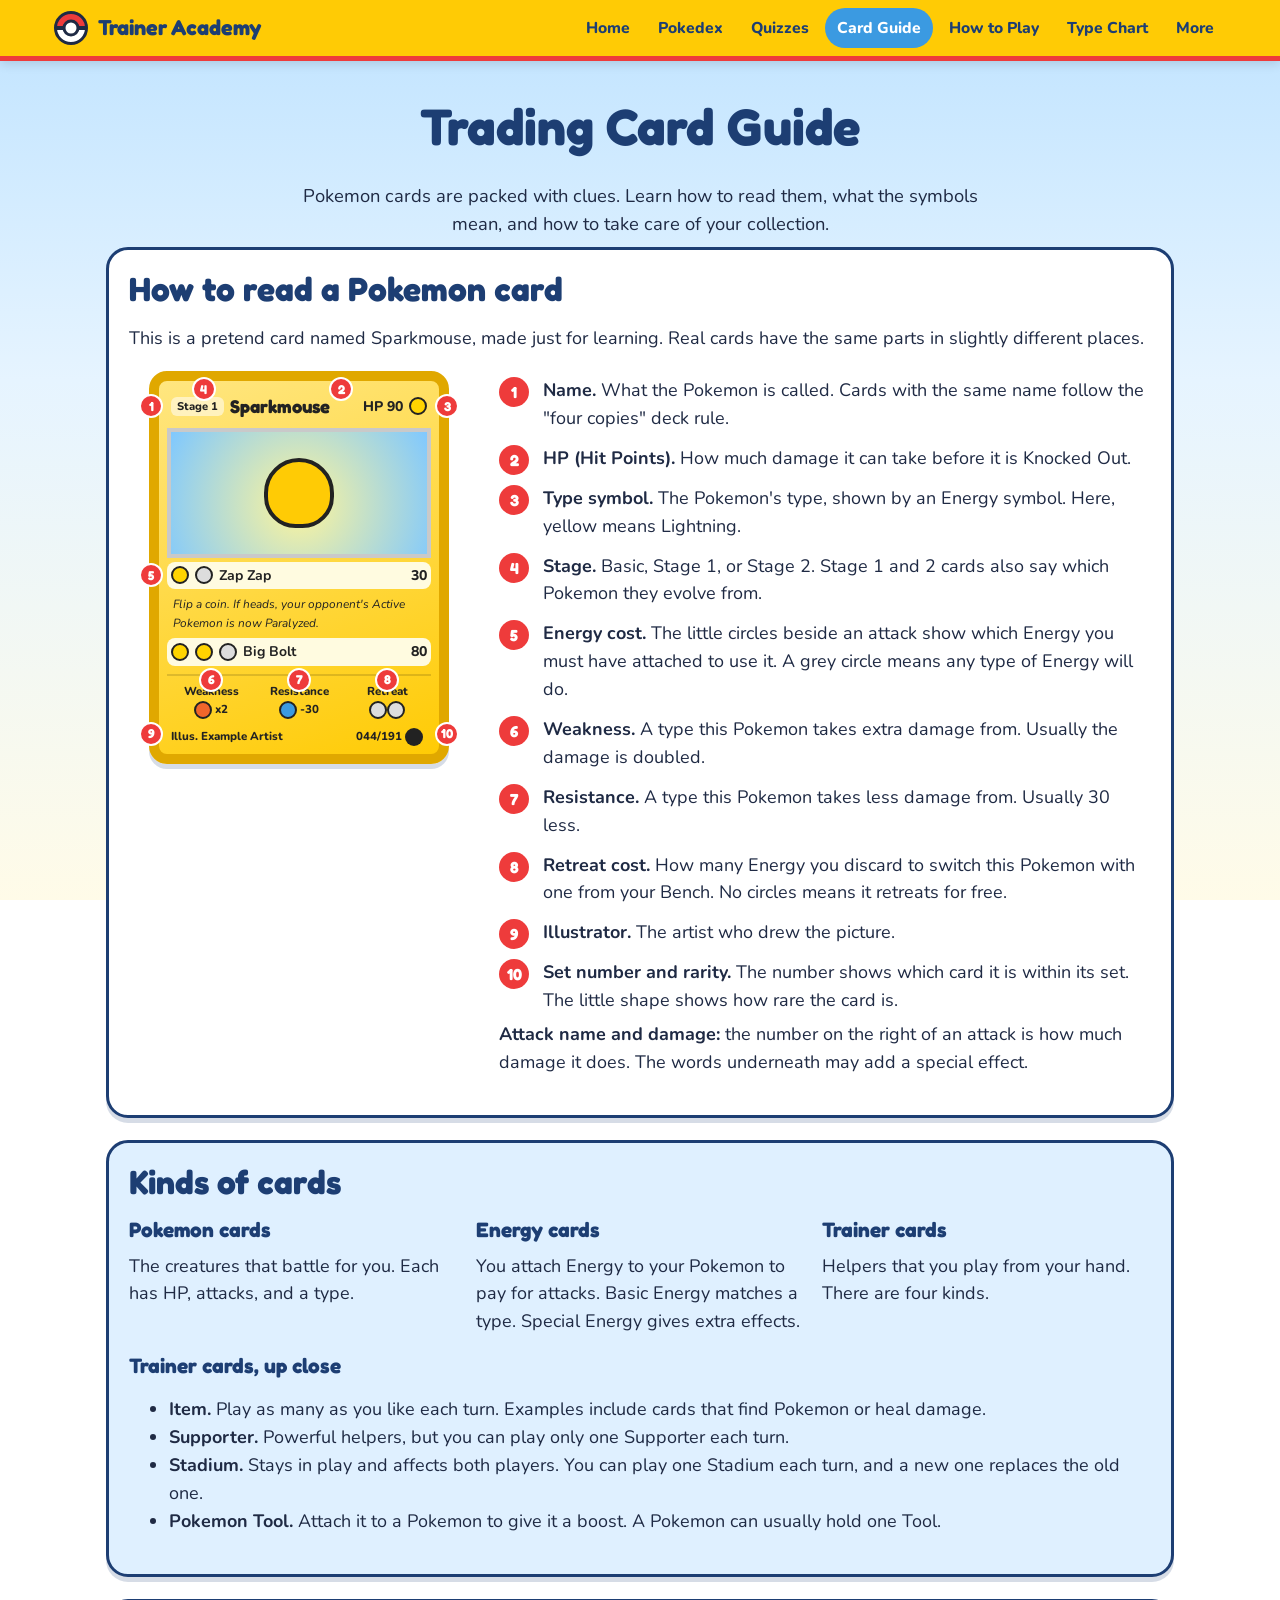
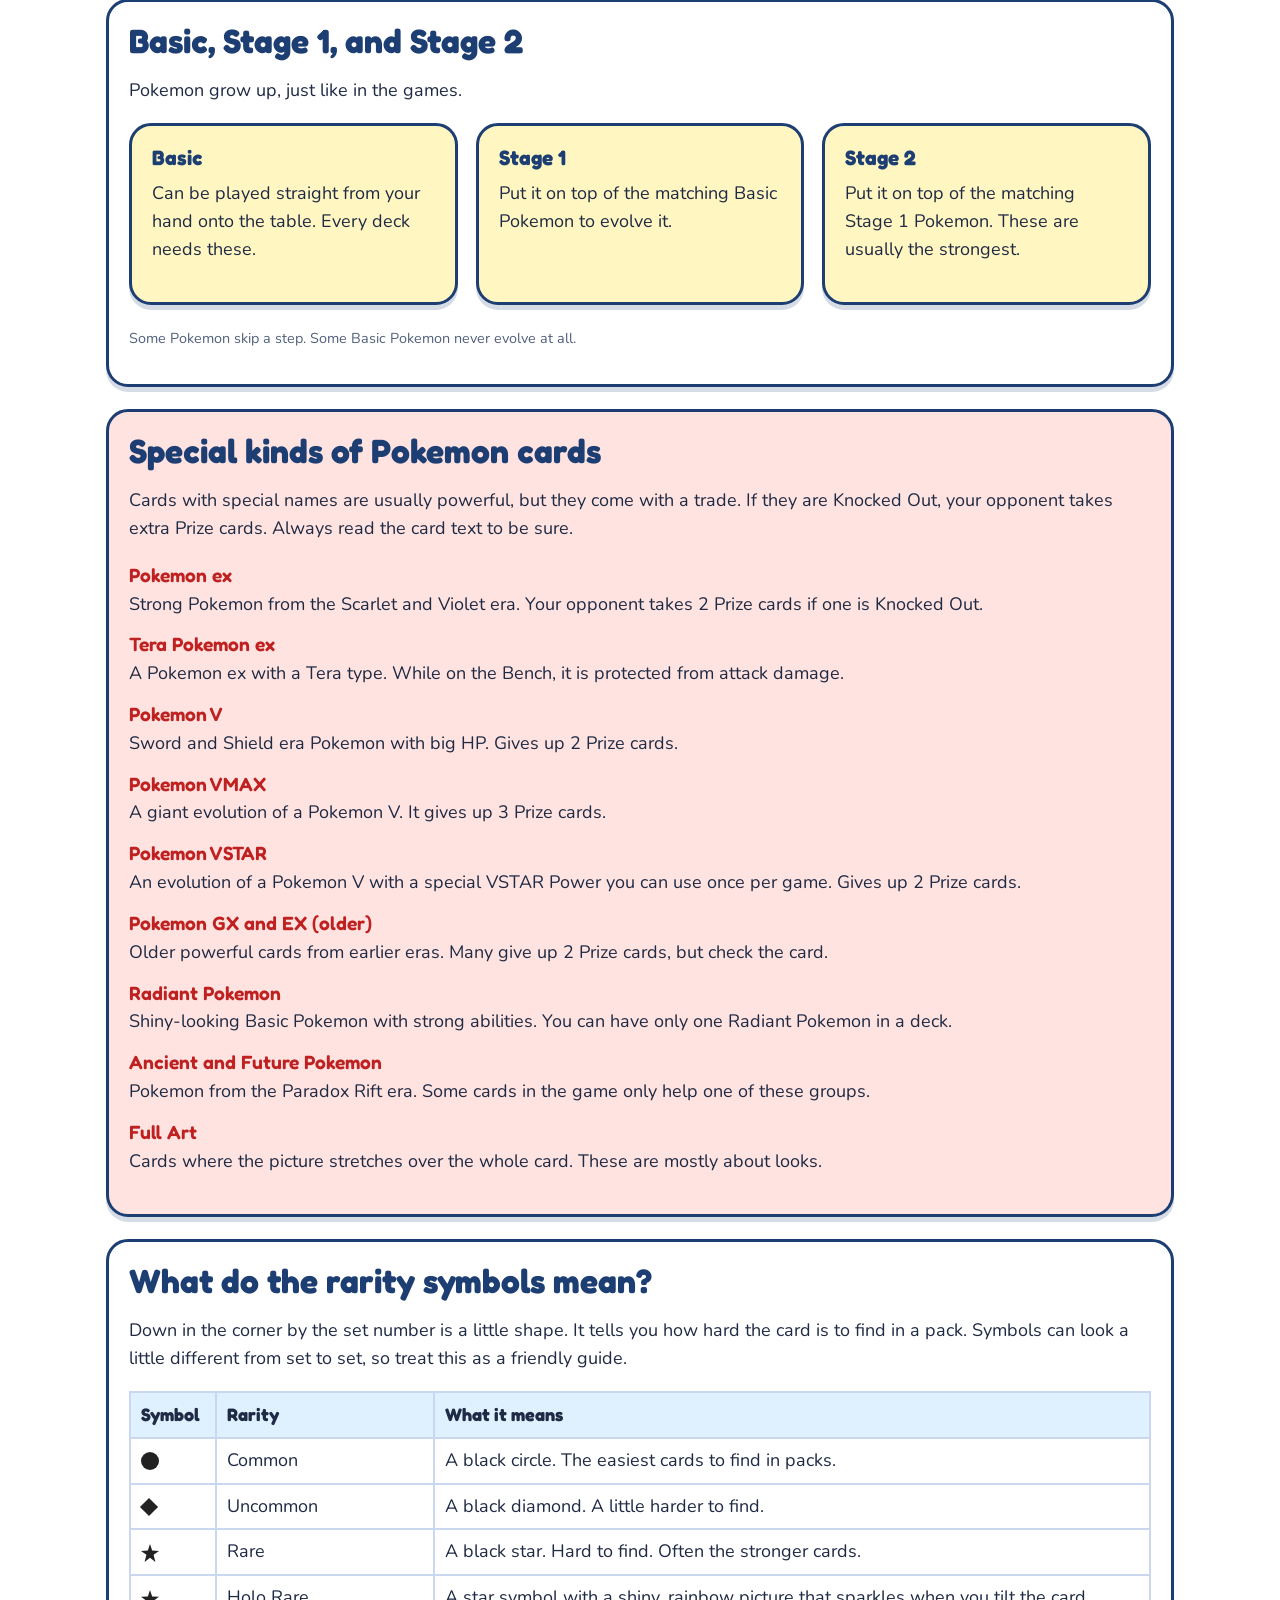
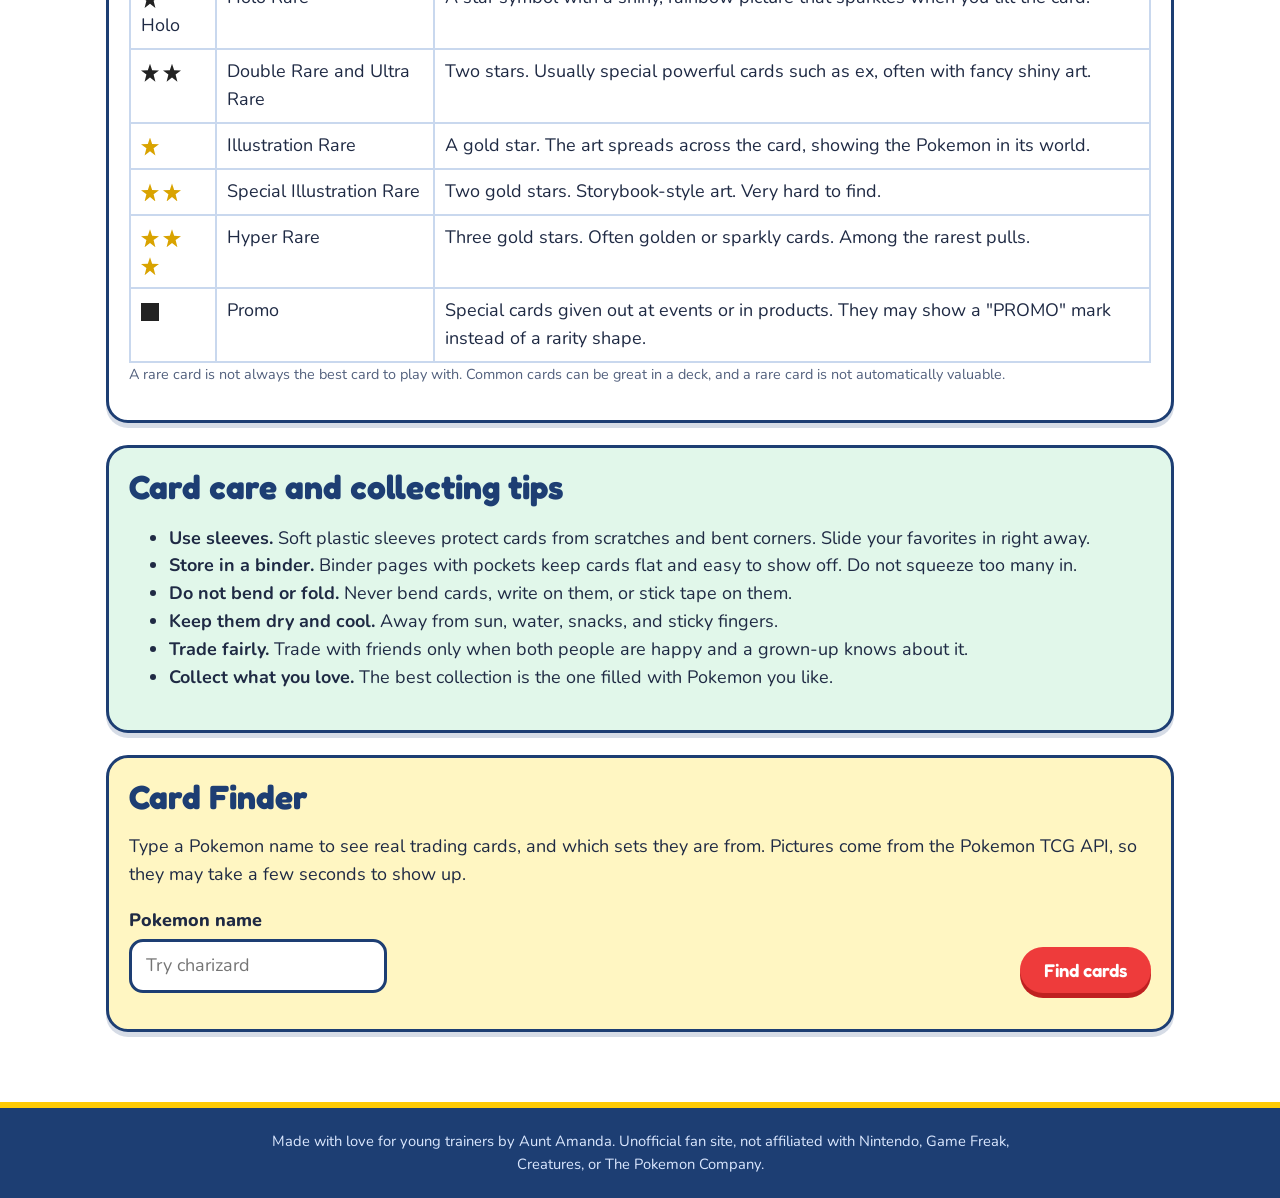
<file: cards.html>
<!doctype html>
<html lang="en">
<head>
<meta charset="utf-8">
<meta name="viewport" content="width=device-width, initial-scale=1">
<meta name="description" content="How to read Pokemon trading cards.">
<title>Trading Card Guide - Trainer Academy</title>
<link rel="stylesheet" href="css/style.css">
</head>
<body>
<div id="site-header"></div>
<main class="wrap" id="main">
<div class="page-title"><h1>Trading Card Guide</h1><p>Pokemon cards are packed with clues. Learn how to read them, what the symbols mean, and how to take care of your collection.</p></div>

<section class="card">
  <h2>How to read a Pokemon card</h2>
  <p>This is a pretend card named Sparkmouse, made just for learning. Real cards have the same parts in slightly different places.</p>
  <div class="diagram">
    <div class="tcg-card" aria-label="Example Pokemon card">
      <div class="r top"><span class="stage">Stage 1</span><span class="mk in" style="left:14%">4</span><span class="nm">Sparkmouse<span class="mk">1</span></span><span style="font-weight:800">HP 90<span class="mk in" style="left:66%">2</span></span><span class="en l"></span><span class="mk right">3</span></div>
      <div class="art"><div class="blob"></div></div>
      <div class="r atk"><span class="mk">5</span><span class="en l"></span><span class="en c"></span><b>Zap Zap</b><span style="font-weight:800">30</span></div>
      <div class="desc">Flip a coin. If heads, your opponent's Active Pokemon is now Paralyzed.</div>
      <div class="r atk"><span class="en l"></span><span class="en l"></span><span class="en c"></span><b>Big Bolt</b><span style="font-weight:800">80</span></div>
      <div class="bot">
        <div>Weakness<br><span class="en f"></span> x2<span class="mk in">6</span></div>
        <div>Resistance<br><span class="en w"></span> -30<span class="mk in">7</span></div>
        <div>Retreat<br><span class="en c"></span><span class="en c"></span><span class="mk in">8</span></div>
      </div>
      <div class="foot"><span>Illus. Example Artist<span class="mk">9</span></span><span>044/191 <span class="sym circle"></span><span class="mk right">10</span></span></div>
    </div>
    <div class="legend"><ol>
      <li><b>Name.</b> What the Pokemon is called. Cards with the same name follow the "four copies" deck rule.</li>
      <li><b>HP (Hit Points).</b> How much damage it can take before it is Knocked Out.</li>
      <li><b>Type symbol.</b> The Pokemon's type, shown by an Energy symbol. Here, yellow means Lightning.</li>
      <li><b>Stage.</b> Basic, Stage 1, or Stage 2. Stage 1 and 2 cards also say which Pokemon they evolve from.</li>
      <li><b>Energy cost.</b> The little circles beside an attack show which Energy you must have attached to use it. A grey circle means any type of Energy will do.</li>
      <li><b>Weakness.</b> A type this Pokemon takes extra damage from. Usually the damage is doubled.</li>
      <li><b>Resistance.</b> A type this Pokemon takes less damage from. Usually 30 less.</li>
      <li><b>Retreat cost.</b> How many Energy you discard to switch this Pokemon with one from your Bench. No circles means it retreats for free.</li>
      <li><b>Illustrator.</b> The artist who drew the picture.</li>
      <li><b>Set number and rarity.</b> The number shows which card it is within its set. The little shape shows how rare the card is.</li>
    </ol>
    <p><b>Attack name and damage:</b> the number on the right of an attack is how much damage it does. The words underneath may add a special effect.</p></div>
  </div>
</section>

<section class="card blue">
  <h2>Kinds of cards</h2>
  <div class="grid g3">
    <div><h3>Pokemon cards</h3><p>The creatures that battle for you. Each has HP, attacks, and a type.</p></div>
    <div><h3>Energy cards</h3><p>You attach Energy to your Pokemon to pay for attacks. Basic Energy matches a type. Special Energy gives extra effects.</p></div>
    <div><h3>Trainer cards</h3><p>Helpers that you play from your hand. There are four kinds.</p></div>
  </div>
  <h3>Trainer cards, up close</h3>
  <ul>
    <li><b>Item.</b> Play as many as you like each turn. Examples include cards that find Pokemon or heal damage.</li>
    <li><b>Supporter.</b> Powerful helpers, but you can play only one Supporter each turn.</li>
    <li><b>Stadium.</b> Stays in play and affects both players. You can play one Stadium each turn, and a new one replaces the old one.</li>
    <li><b>Pokemon Tool.</b> Attach it to a Pokemon to give it a boost. A Pokemon can usually hold one Tool.</li>
  </ul>
</section>

<section class="card">
  <h2>Basic, Stage 1, and Stage 2</h2>
  <p>Pokemon grow up, just like in the games.</p>
  <div class="grid g3">
    <div class="card yellow"><h3>Basic</h3><p>Can be played straight from your hand onto the table. Every deck needs these.</p></div>
    <div class="card yellow"><h3>Stage 1</h3><p>Put it on top of the matching Basic Pokemon to evolve it.</p></div>
    <div class="card yellow"><h3>Stage 2</h3><p>Put it on top of the matching Stage 1 Pokemon. These are usually the strongest.</p></div>
  </div>
  <p class="small muted">Some Pokemon skip a step. Some Basic Pokemon never evolve at all.</p>
</section>

<section class="card red">
  <h2>Special kinds of Pokemon cards</h2>
  <p>Cards with special names are usually powerful, but they come with a trade. If they are Knocked Out, your opponent takes extra Prize cards. Always read the card text to be sure.</p>
  <dl class="glossary">
    <dt>Pokemon ex</dt><dd>Strong Pokemon from the Scarlet and Violet era. Your opponent takes 2 Prize cards if one is Knocked Out.</dd>
    <dt>Tera Pokemon ex</dt><dd>A Pokemon ex with a Tera type. While on the Bench, it is protected from attack damage.</dd>
    <dt>Pokemon V</dt><dd>Sword and Shield era Pokemon with big HP. Gives up 2 Prize cards.</dd>
    <dt>Pokemon VMAX</dt><dd>A giant evolution of a Pokemon V. It gives up 3 Prize cards.</dd>
    <dt>Pokemon VSTAR</dt><dd>An evolution of a Pokemon V with a special VSTAR Power you can use once per game. Gives up 2 Prize cards.</dd>
    <dt>Pokemon GX and EX (older)</dt><dd>Older powerful cards from earlier eras. Many give up 2 Prize cards, but check the card.</dd>
    <dt>Radiant Pokemon</dt><dd>Shiny-looking Basic Pokemon with strong abilities. You can have only one Radiant Pokemon in a deck.</dd>
    <dt>Ancient and Future Pokemon</dt><dd>Pokemon from the Paradox Rift era. Some cards in the game only help one of these groups.</dd>
    <dt>Full Art</dt><dd>Cards where the picture stretches over the whole card. These are mostly about looks.</dd>
  </dl>
</section>

<section class="card">
  <h2>What do the rarity symbols mean?</h2>
  <p>Down in the corner by the set number is a little shape. It tells you how hard the card is to find in a pack. Symbols can look a little different from set to set, so treat this as a friendly guide.</p>
  <div class="tbl-scroll"><table class="plain">
    <tr><th>Symbol</th><th>Rarity</th><th>What it means</th></tr>
    <tr><td><span class="sym circle"></span></td><td>Common</td><td>A black circle. The easiest cards to find in packs.</td></tr>
    <tr><td><span class="sym diamond"></span></td><td>Uncommon</td><td>A black diamond. A little harder to find.</td></tr>
    <tr><td><span class="sym star"></span></td><td>Rare</td><td>A black star. Hard to find. Often the stronger cards.</td></tr>
    <tr><td><span class="sym star"></span> Holo</td><td>Holo Rare</td><td>A star symbol with a shiny, rainbow picture that sparkles when you tilt the card.</td></tr>
    <tr><td><span class="sym star"></span><span class="sym star"></span></td><td>Double Rare and Ultra Rare</td><td>Two stars. Usually special powerful cards such as ex, often with fancy shiny art.</td></tr>
    <tr><td><span class="sym star gold"></span></td><td>Illustration Rare</td><td>A gold star. The art spreads across the card, showing the Pokemon in its world.</td></tr>
    <tr><td><span class="sym star gold"></span><span class="sym star gold"></span></td><td>Special Illustration Rare</td><td>Two gold stars. Storybook-style art. Very hard to find.</td></tr>
    <tr><td><span class="sym star gold"></span><span class="sym star gold"></span><span class="sym star gold"></span></td><td>Hyper Rare</td><td>Three gold stars. Often golden or sparkly cards. Among the rarest pulls.</td></tr>
    <tr><td><span class="sym"></span></td><td>Promo</td><td>Special cards given out at events or in products. They may show a "PROMO" mark instead of a rarity shape.</td></tr>
  </table></div>
  <p class="small muted">A rare card is not always the best card to play with. Common cards can be great in a deck, and a rare card is not automatically valuable.</p>
</section>

<section class="card green">
  <h2>Card care and collecting tips</h2>
  <ul>
    <li><b>Use sleeves.</b> Soft plastic sleeves protect cards from scratches and bent corners. Slide your favorites in right away.</li>
    <li><b>Store in a binder.</b> Binder pages with pockets keep cards flat and easy to show off. Do not squeeze too many in.</li>
    <li><b>Do not bend or fold.</b> Never bend cards, write on them, or stick tape on them.</li>
    <li><b>Keep them dry and cool.</b> Away from sun, water, snacks, and sticky fingers.</li>
    <li><b>Trade fairly.</b> Trade with friends only when both people are happy and a grown-up knows about it.</li>
    <li><b>Collect what you love.</b> The best collection is the one filled with Pokemon you like.</li>
  </ul>
</section>

<section class="card yellow" id="finder">
  <h2>Card Finder</h2>
  <p>Type a Pokemon name to see real trading cards, and which sets they are from. Pictures come from the Pokemon TCG API, so they may take a few seconds to show up.</p>
  <form class="row no-print" id="cardForm">
    <div><label for="cardName">Pokemon name</label><input type="search" id="cardName" placeholder="Try charizard" autocomplete="off"></div>
    <button class="btn red" type="submit">Find cards</button>
  </form>
  <div id="cardOut" aria-live="polite" style="margin-top:16px"></div>
</section>

<div class="modal hidden" id="cardModal" role="dialog" aria-modal="true" aria-label="Card picture">
  <div class="modal-box" style="max-width:480px;text-align:center"><button class="modal-close" id="cardClose" type="button">Close</button><div id="cardBig"></div></div>
</div>
</main>
<div id="site-footer"></div>
<script src="js/common.js"></script>
<script src="js/cards.js"></script>
</body>
</html>
</file>
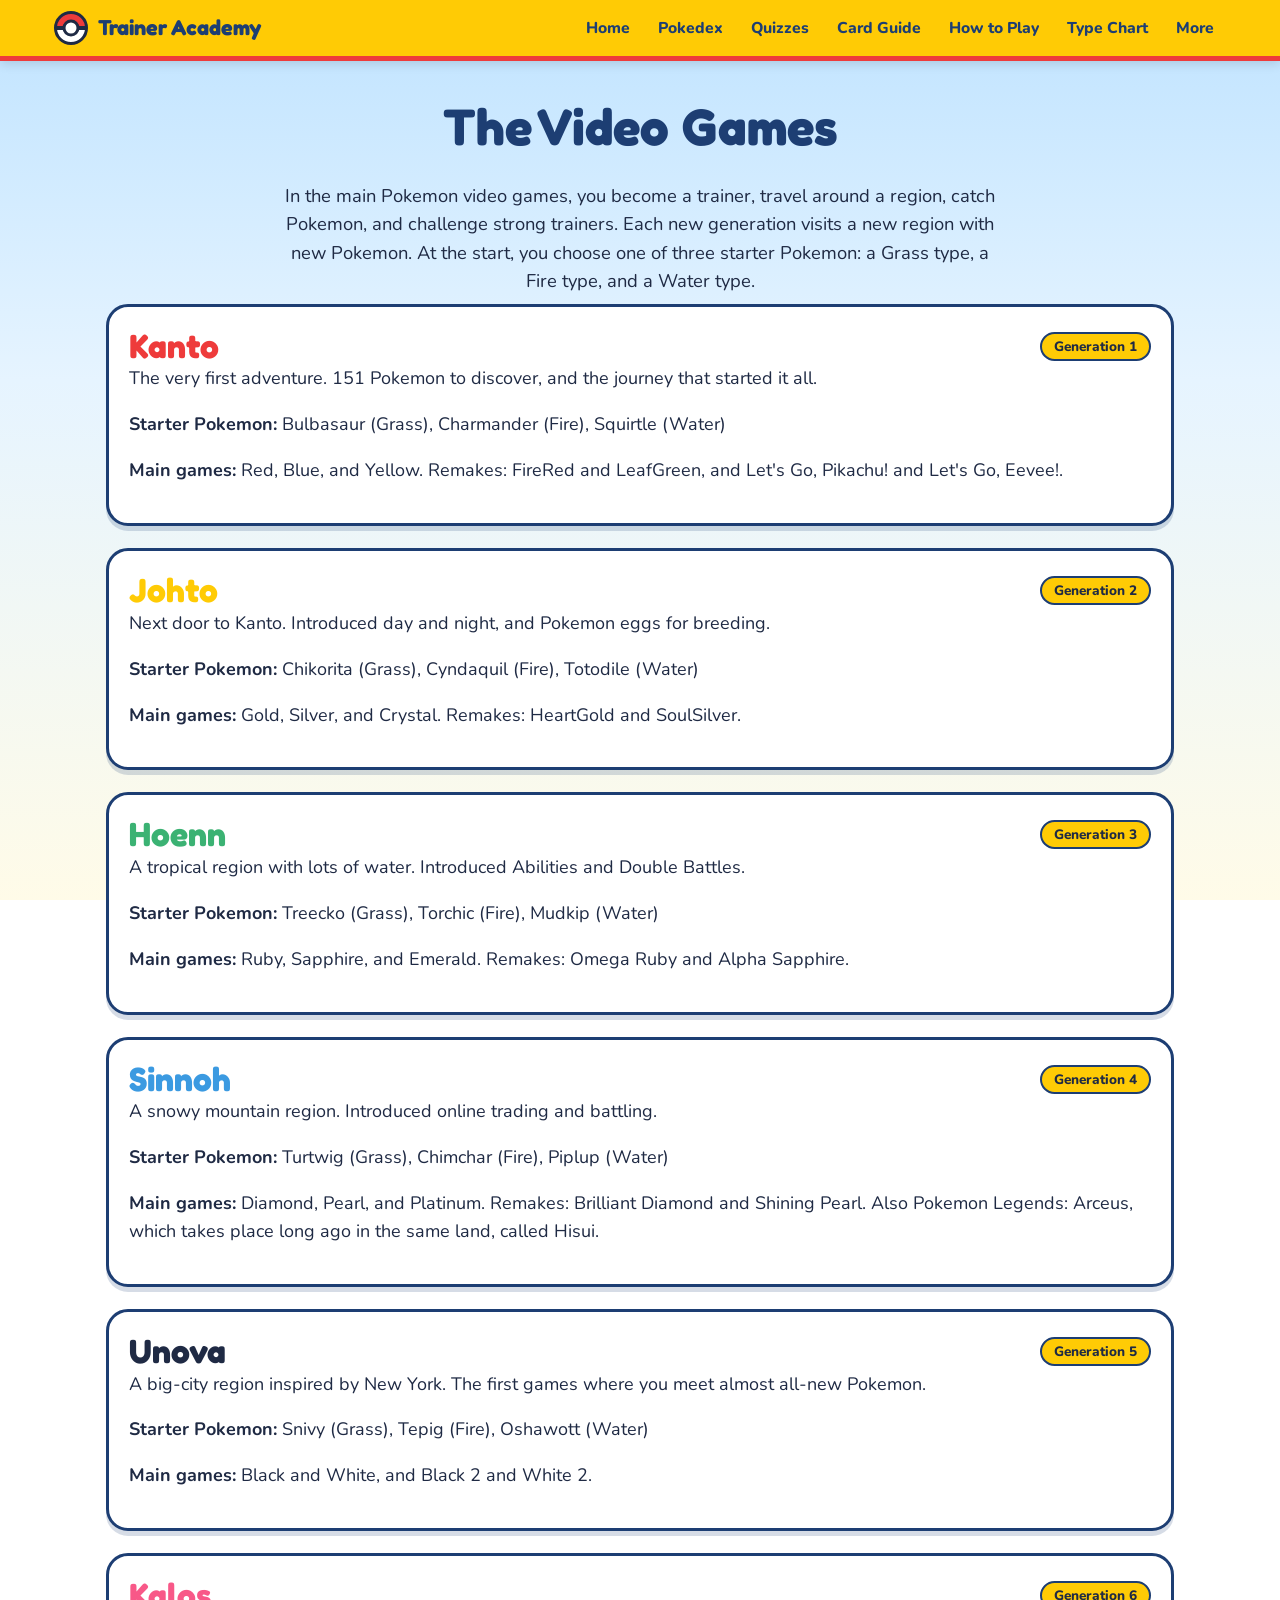
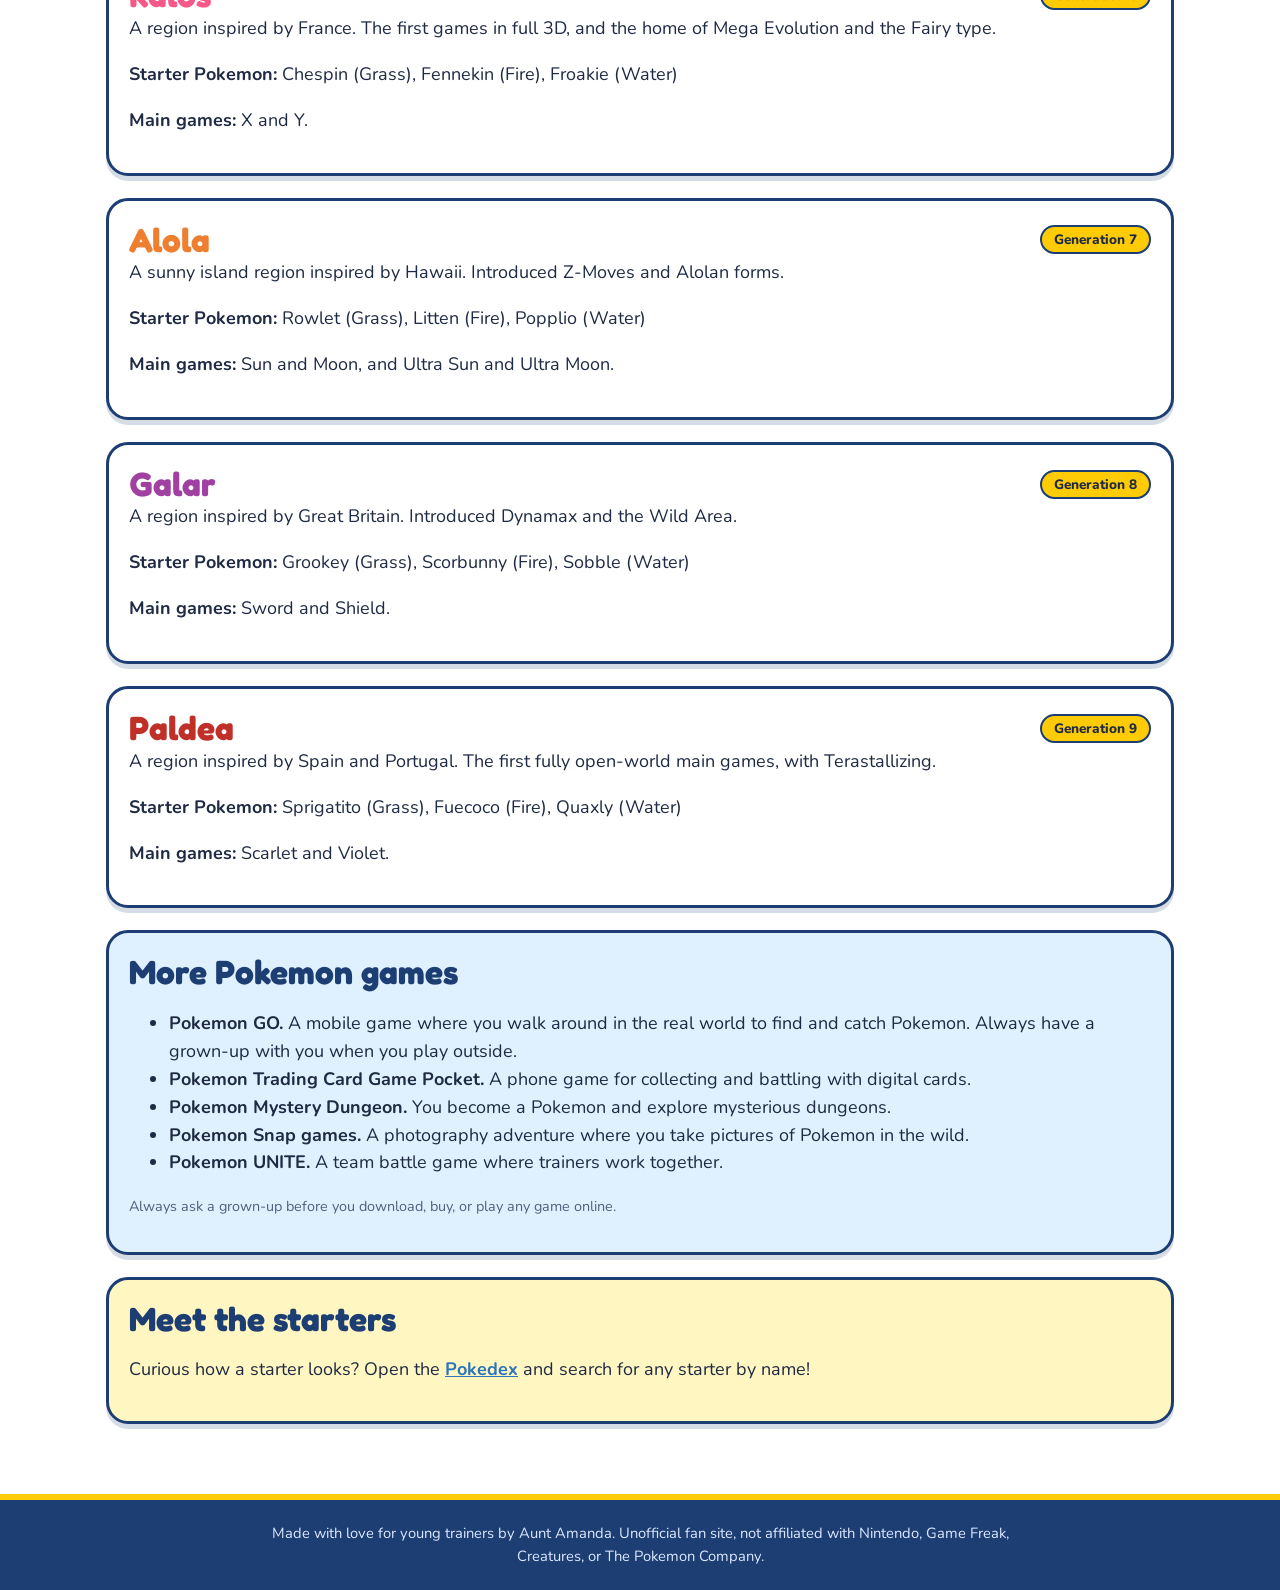
<file: games.html>
<!doctype html>
<html lang="en">
<head>
<meta charset="utf-8">
<meta name="viewport" content="width=device-width, initial-scale=1">
<meta name="description" content="A tour of the Pokemon video game regions and starters.">
<title>Video Games - Trainer Academy</title>
<link rel="stylesheet" href="css/style.css">
</head>
<body>
<div id="site-header"></div>
<main class="wrap" id="main">
<div class="page-title"><h1>The Video Games</h1><p>In the main Pokemon video games, you become a trainer, travel around a region, catch Pokemon, and challenge strong trainers. Each new generation visits a new region with new Pokemon. At the start, you choose one of three starter Pokemon: a Grass type, a Fire type, and a Water type.</p></div>
<section class="card"><div class="region-head"><h2 style="margin:0;color:#ee3b3b">Kanto</h2><span class="tag">Generation 1</span></div>
<p>The very first adventure. 151 Pokemon to discover, and the journey that started it all.</p><p><b>Starter Pokemon:</b> Bulbasaur (Grass), Charmander (Fire), Squirtle (Water)</p><p><b>Main games:</b> Red, Blue, and Yellow. Remakes: FireRed and LeafGreen, and Let's Go, Pikachu! and Let's Go, Eevee!.</p></section>
<section class="card"><div class="region-head"><h2 style="margin:0;color:#ffcb05">Johto</h2><span class="tag">Generation 2</span></div>
<p>Next door to Kanto. Introduced day and night, and Pokemon eggs for breeding.</p><p><b>Starter Pokemon:</b> Chikorita (Grass), Cyndaquil (Fire), Totodile (Water)</p><p><b>Main games:</b> Gold, Silver, and Crystal. Remakes: HeartGold and SoulSilver.</p></section>
<section class="card"><div class="region-head"><h2 style="margin:0;color:#3bb273">Hoenn</h2><span class="tag">Generation 3</span></div>
<p>A tropical region with lots of water. Introduced Abilities and Double Battles.</p><p><b>Starter Pokemon:</b> Treecko (Grass), Torchic (Fire), Mudkip (Water)</p><p><b>Main games:</b> Ruby, Sapphire, and Emerald. Remakes: Omega Ruby and Alpha Sapphire.</p></section>
<section class="card"><div class="region-head"><h2 style="margin:0;color:#3b9ae1">Sinnoh</h2><span class="tag">Generation 4</span></div>
<p>A snowy mountain region. Introduced online trading and battling.</p><p><b>Starter Pokemon:</b> Turtwig (Grass), Chimchar (Fire), Piplup (Water)</p><p><b>Main games:</b> Diamond, Pearl, and Platinum. Remakes: Brilliant Diamond and Shining Pearl. Also Pokemon Legends: Arceus, which takes place long ago in the same land, called Hisui.</p></section>
<section class="card"><div class="region-head"><h2 style="margin:0;color:#1f2a44">Unova</h2><span class="tag">Generation 5</span></div>
<p>A big-city region inspired by New York. The first games where you meet almost all-new Pokemon.</p><p><b>Starter Pokemon:</b> Snivy (Grass), Tepig (Fire), Oshawott (Water)</p><p><b>Main games:</b> Black and White, and Black 2 and White 2.</p></section>
<section class="card"><div class="region-head"><h2 style="margin:0;color:#f85888">Kalos</h2><span class="tag">Generation 6</span></div>
<p>A region inspired by France. The first games in full 3D, and the home of Mega Evolution and the Fairy type.</p><p><b>Starter Pokemon:</b> Chespin (Grass), Fennekin (Fire), Froakie (Water)</p><p><b>Main games:</b> X and Y.</p></section>
<section class="card"><div class="region-head"><h2 style="margin:0;color:#ee7f30">Alola</h2><span class="tag">Generation 7</span></div>
<p>A sunny island region inspired by Hawaii. Introduced Z-Moves and Alolan forms.</p><p><b>Starter Pokemon:</b> Rowlet (Grass), Litten (Fire), Popplio (Water)</p><p><b>Main games:</b> Sun and Moon, and Ultra Sun and Ultra Moon.</p></section>
<section class="card"><div class="region-head"><h2 style="margin:0;color:#a040a0">Galar</h2><span class="tag">Generation 8</span></div>
<p>A region inspired by Great Britain. Introduced Dynamax and the Wild Area.</p><p><b>Starter Pokemon:</b> Grookey (Grass), Scorbunny (Fire), Sobble (Water)</p><p><b>Main games:</b> Sword and Shield.</p></section>
<section class="card"><div class="region-head"><h2 style="margin:0;color:#c03028">Paldea</h2><span class="tag">Generation 9</span></div>
<p>A region inspired by Spain and Portugal. The first fully open-world main games, with Terastallizing.</p><p><b>Starter Pokemon:</b> Sprigatito (Grass), Fuecoco (Fire), Quaxly (Water)</p><p><b>Main games:</b> Scarlet and Violet.</p></section>
<section class="card blue"><h2>More Pokemon games</h2>
<ul>
<li><b>Pokemon GO.</b> A mobile game where you walk around in the real world to find and catch Pokemon. Always have a grown-up with you when you play outside.</li>
<li><b>Pokemon Trading Card Game Pocket.</b> A phone game for collecting and battling with digital cards.</li>
<li><b>Pokemon Mystery Dungeon.</b> You become a Pokemon and explore mysterious dungeons.</li>
<li><b>Pokemon Snap games.</b> A photography adventure where you take pictures of Pokemon in the wild.</li>
<li><b>Pokemon UNITE.</b> A team battle game where trainers work together.</li>
</ul>
<p class="small muted">Always ask a grown-up before you download, buy, or play any game online.</p></section>
<section class="card yellow"><h2>Meet the starters</h2><p>Curious how a starter looks? Open the <a href="pokedex.html">Pokedex</a> and search for any starter by name!</p></section>
</main>
<div id="site-footer"></div>
<script src="js/common.js"></script>

</body>
</html>
</file>
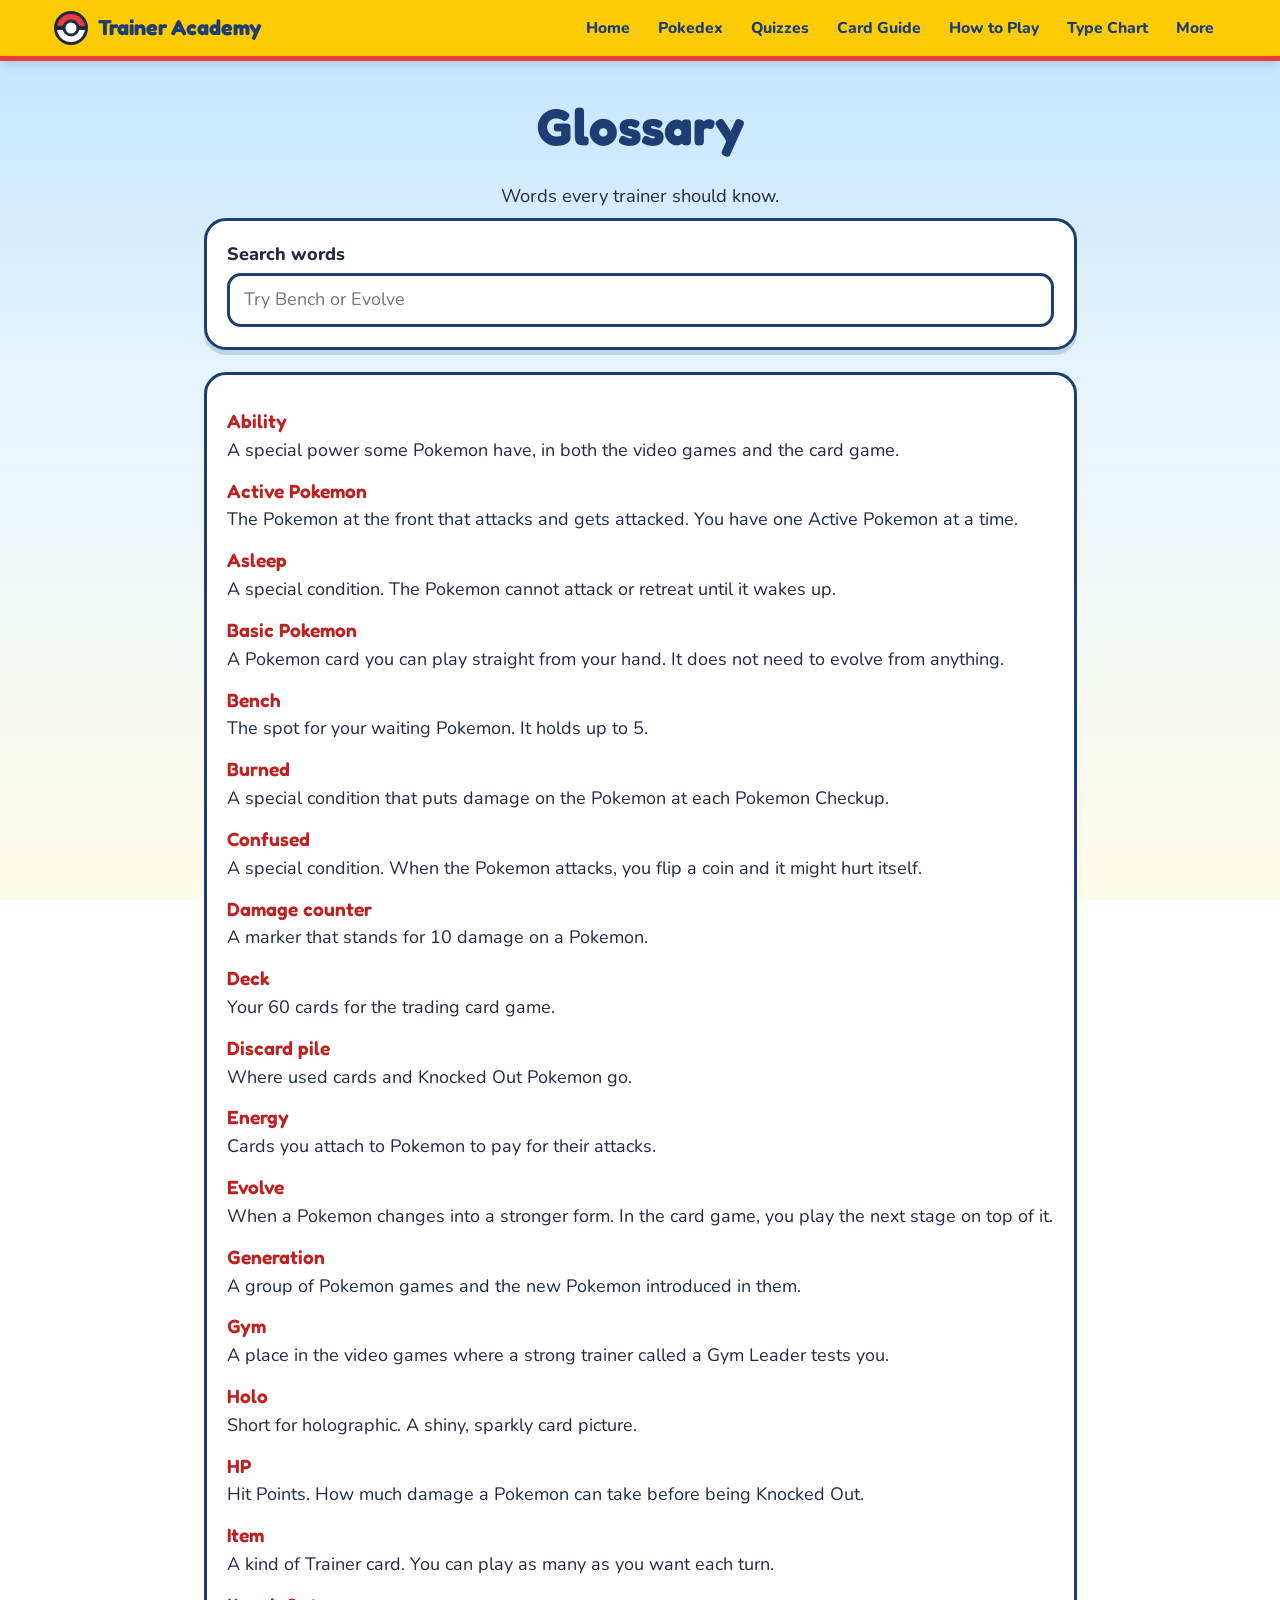
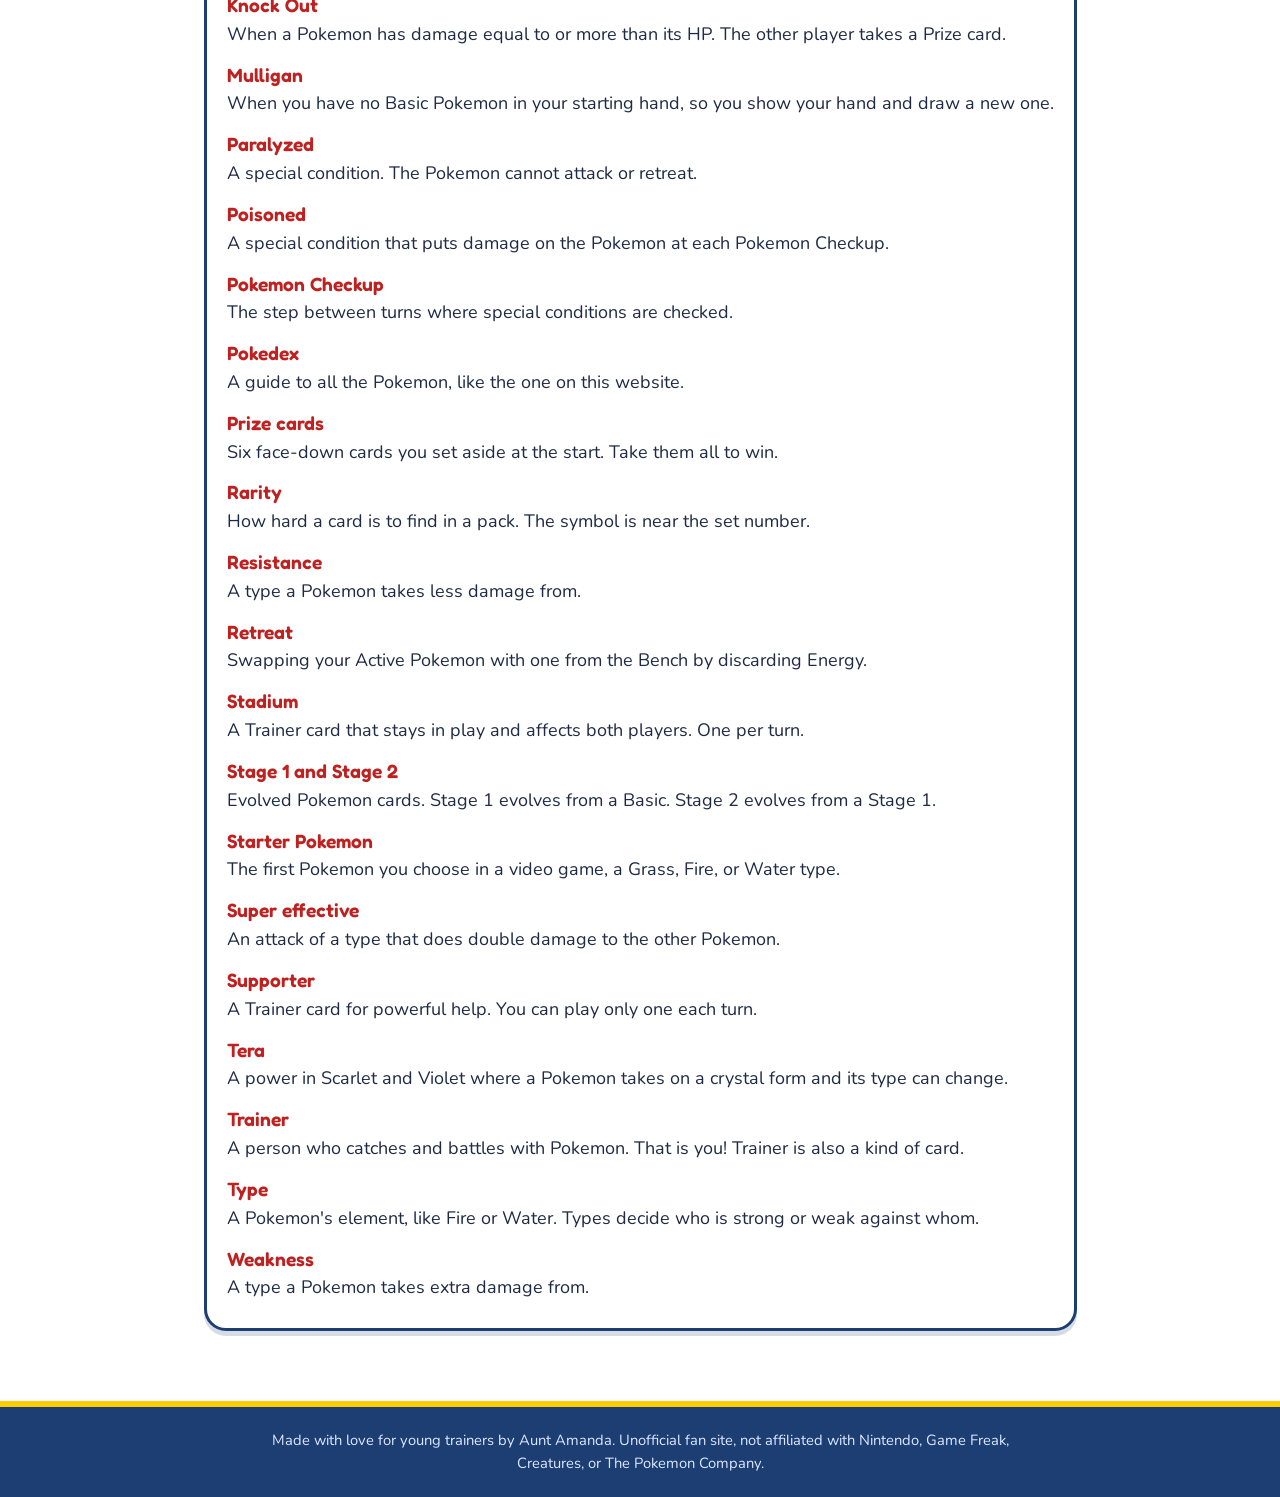
<file: glossary.html>
<!doctype html>
<html lang="en">
<head>
<meta charset="utf-8">
<meta name="viewport" content="width=device-width, initial-scale=1">
<meta name="description" content="Pokemon words explained.">
<title>Glossary - Trainer Academy</title>
<link rel="stylesheet" href="css/style.css">
</head>
<body>
<div id="site-header"></div>
<main class="wrap" id="main">
<div class="page-title"><h1>Glossary</h1><p>Words every trainer should know.</p></div>
<div class="card"><label for="gq">Search words</label><input type="search" id="gq" placeholder="Try Bench or Evolve" autocomplete="off" style="width:100%"></div>
<dl class="glossary card" id="gl"></dl>
</main>
<div id="site-footer"></div>
<script src="js/common.js"></script>
<script src="js/glossary.js"></script>
</body>
</html>
</file>
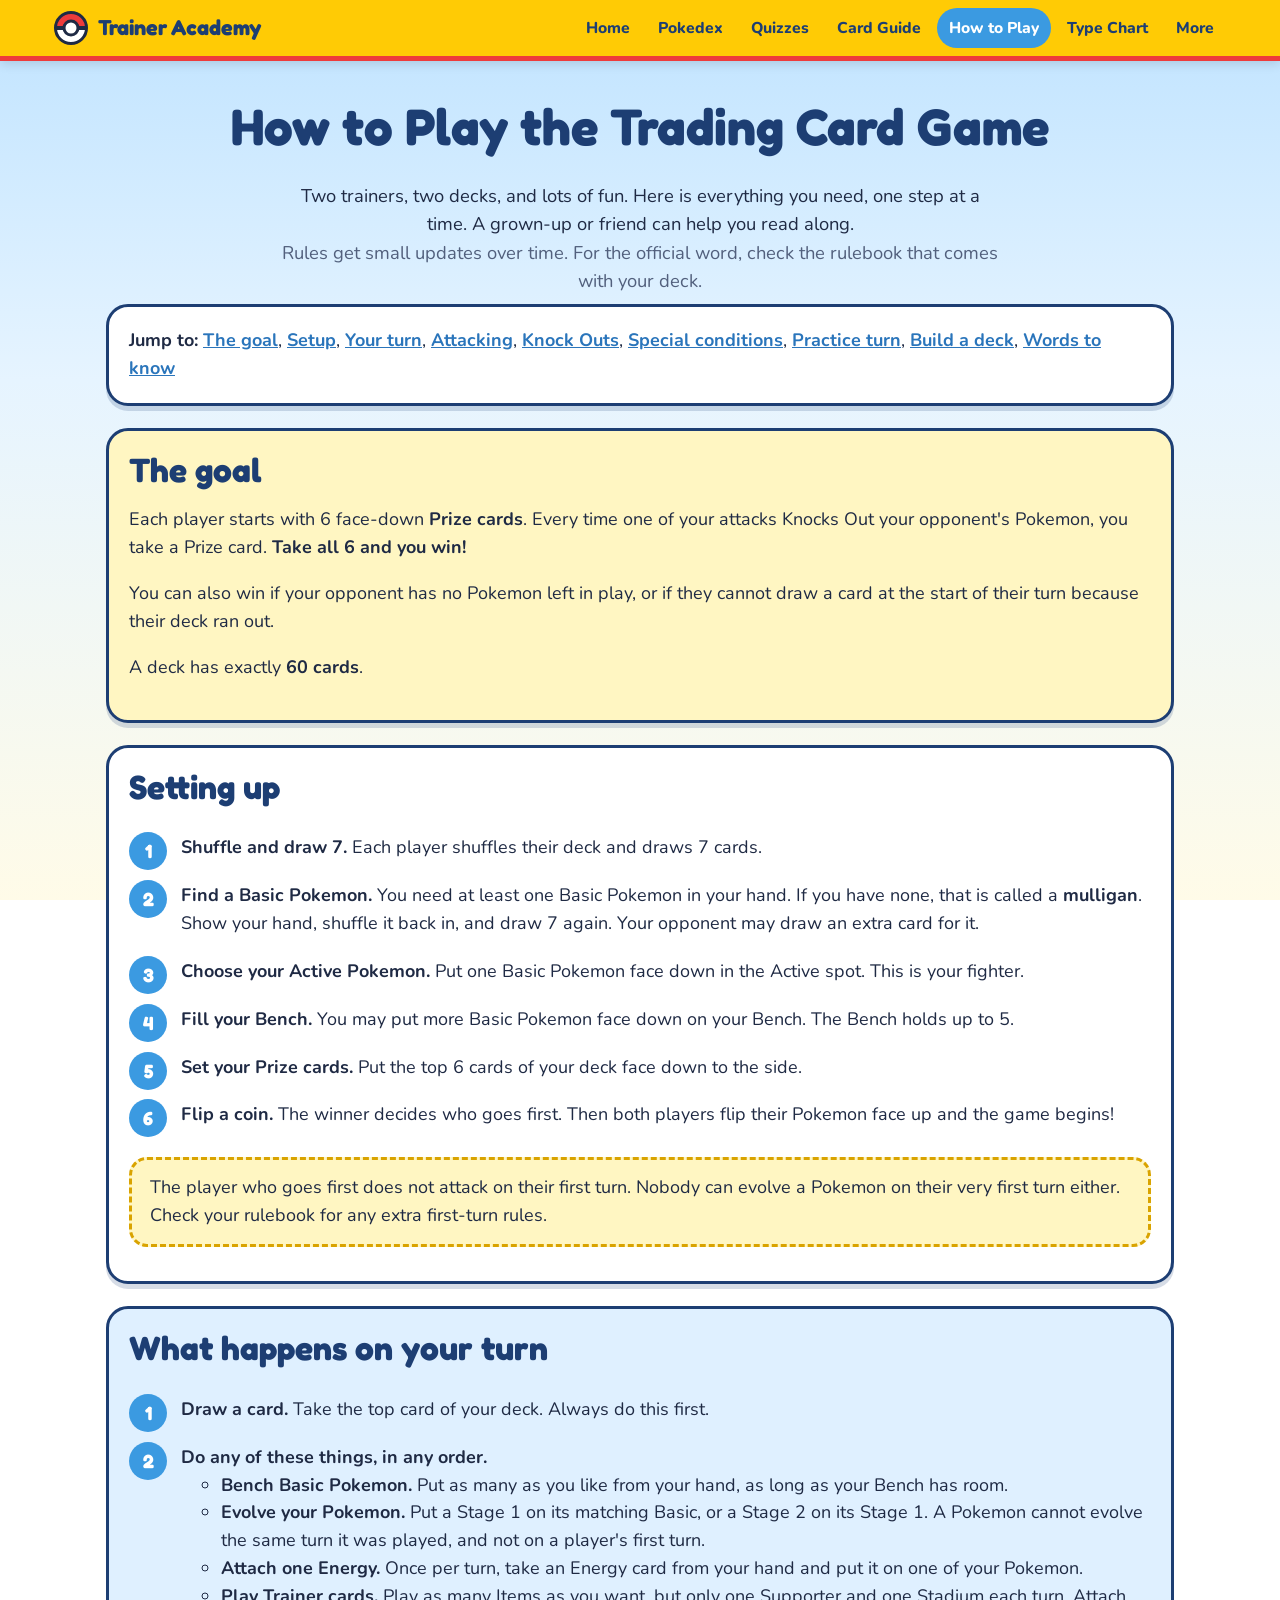
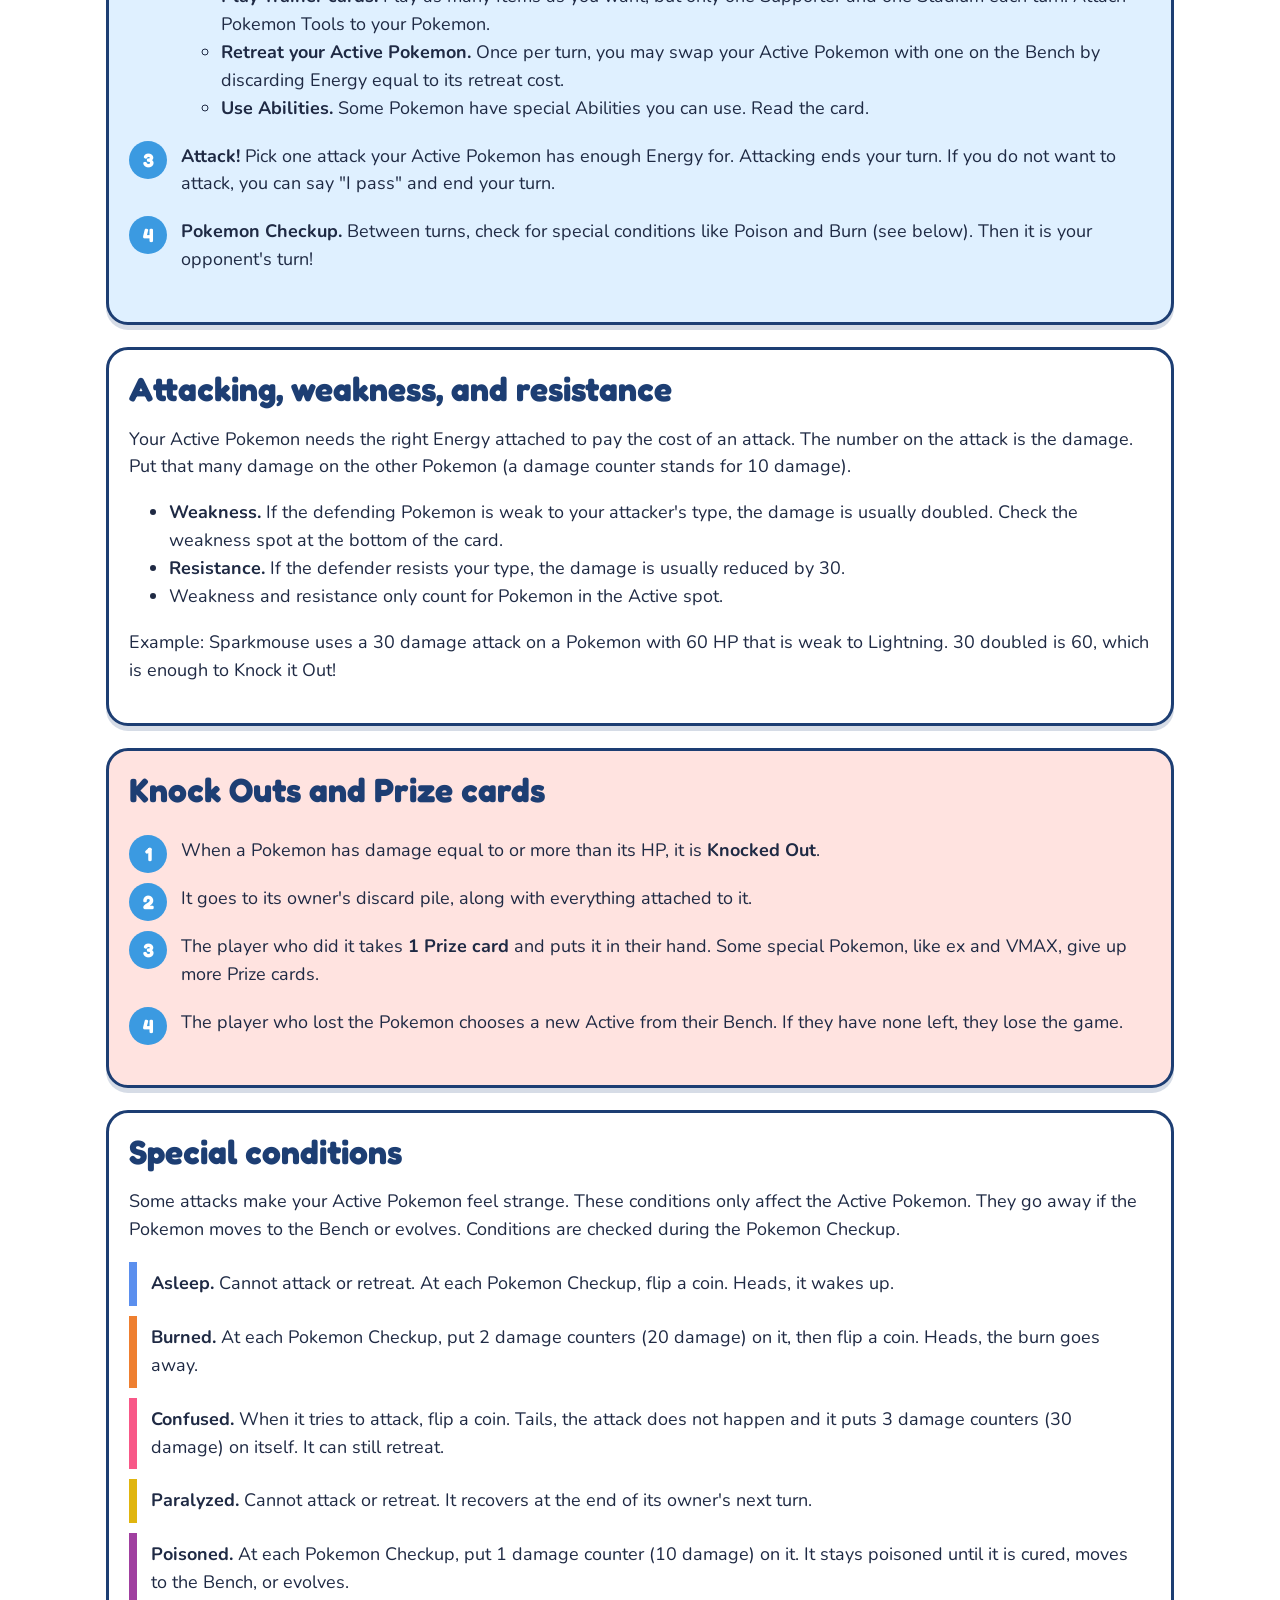
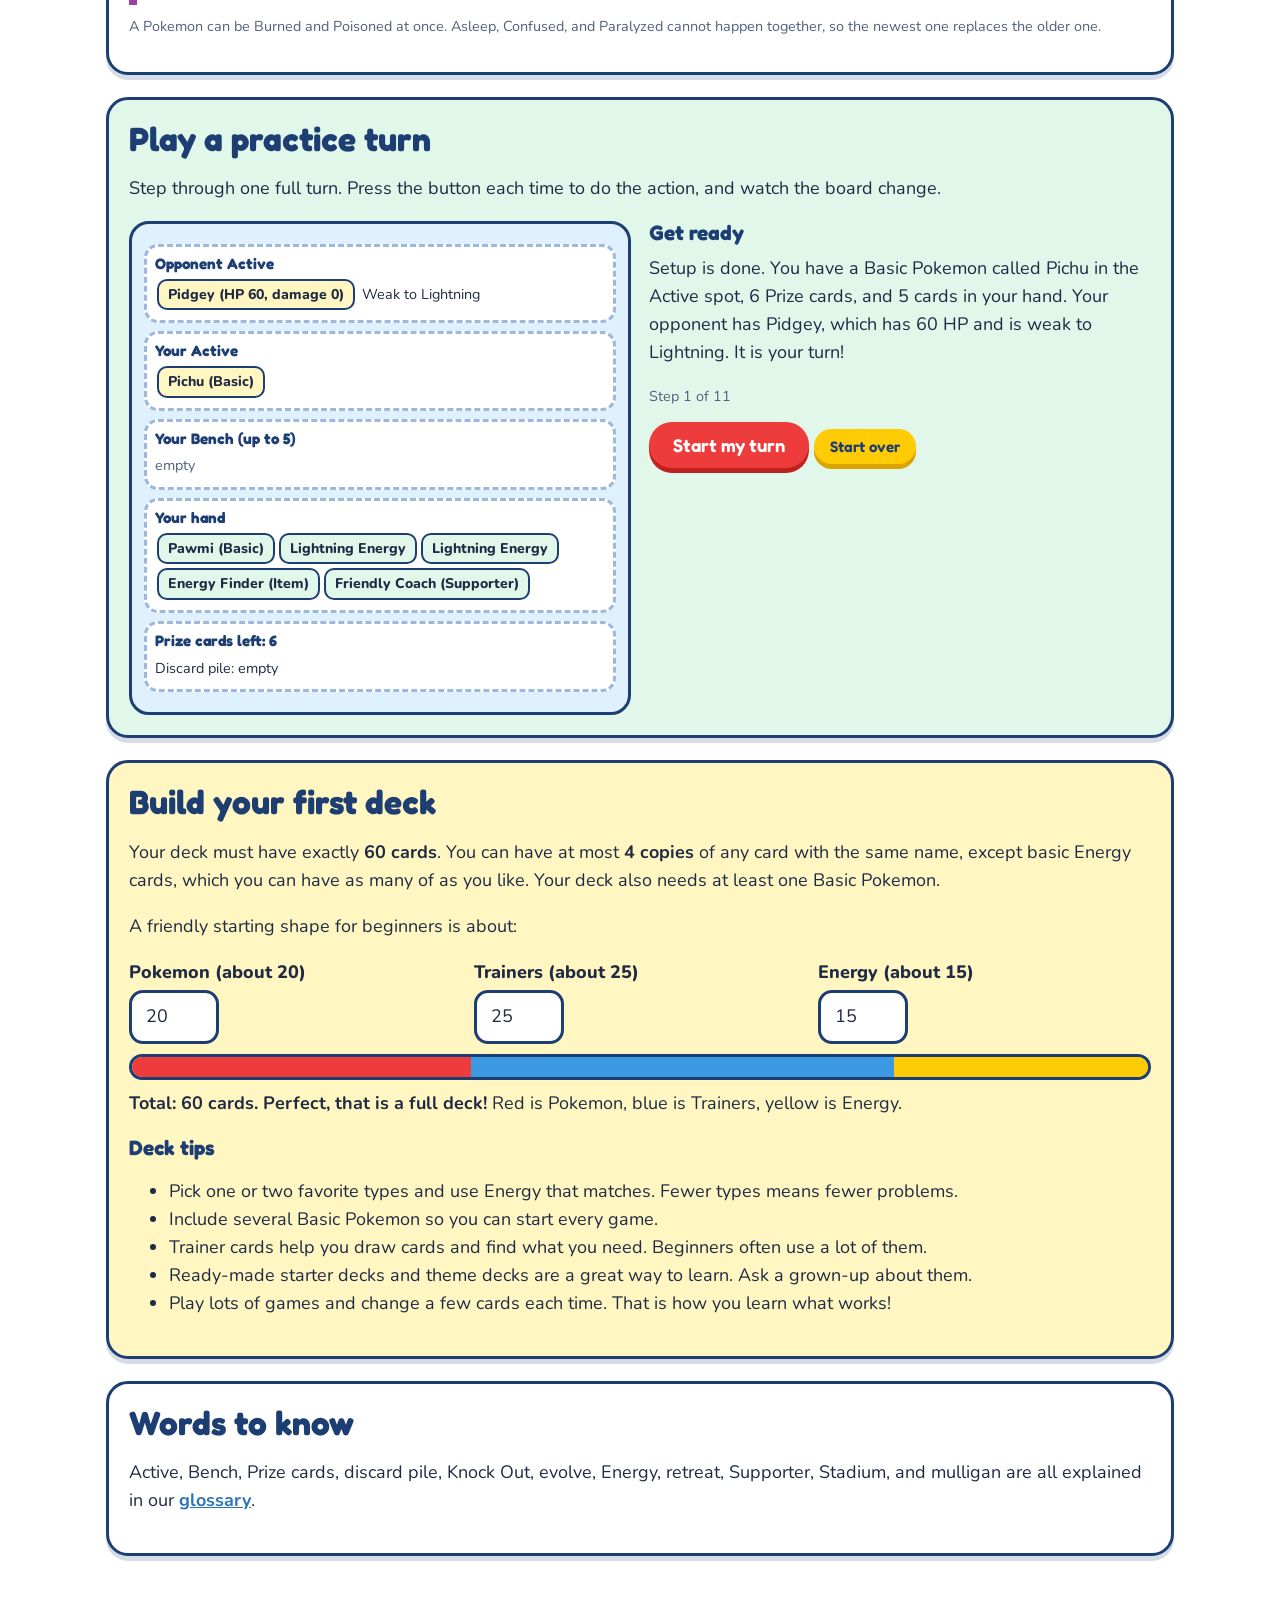
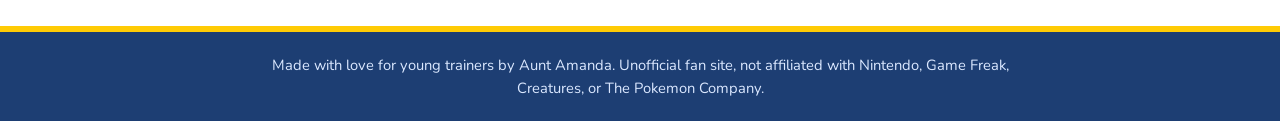
<file: how-to-play.html>
<!doctype html>
<html lang="en">
<head>
<meta charset="utf-8">
<meta name="viewport" content="width=device-width, initial-scale=1">
<meta name="description" content="A kid-friendly guide to playing the Pokemon Trading Card Game.">
<title>How to Play - Trainer Academy</title>
<link rel="stylesheet" href="css/style.css">
</head>
<body>
<div id="site-header"></div>
<main class="wrap" id="main">
<div class="page-title"><h1>How to Play the Trading Card Game</h1><p>Two trainers, two decks, and lots of fun. Here is everything you need, one step at a time. A grown-up or friend can help you read along.</p>
<p class="small muted">Rules get small updates over time. For the official word, check the rulebook that comes with your deck.</p></div>

<nav class="card no-print" aria-label="On this page"><b>Jump to:</b>
  <a href="#goal">The goal</a>, <a href="#setup">Setup</a>, <a href="#turn">Your turn</a>, <a href="#attack">Attacking</a>, <a href="#ko">Knock Outs</a>, <a href="#conditions">Special conditions</a>, <a href="#practice">Practice turn</a>, <a href="#deck">Build a deck</a>, <a href="#words">Words to know</a>
</nav>

<section class="card yellow" id="goal">
  <h2>The goal</h2>
  <p>Each player starts with 6 face-down <b>Prize cards</b>. Every time one of your attacks Knocks Out your opponent's Pokemon, you take a Prize card. <b>Take all 6 and you win!</b></p>
  <p>You can also win if your opponent has no Pokemon left in play, or if they cannot draw a card at the start of their turn because their deck ran out.</p>
  <p>A deck has exactly <b>60 cards</b>.</p>
</section>

<section class="card" id="setup">
  <h2>Setting up</h2>
  <ol class="steps">
    <li><b>Shuffle and draw 7.</b> Each player shuffles their deck and draws 7 cards.</li>
    <li><b>Find a Basic Pokemon.</b> You need at least one Basic Pokemon in your hand. If you have none, that is called a <b>mulligan</b>. Show your hand, shuffle it back in, and draw 7 again. Your opponent may draw an extra card for it.</li>
    <li><b>Choose your Active Pokemon.</b> Put one Basic Pokemon face down in the Active spot. This is your fighter.</li>
    <li><b>Fill your Bench.</b> You may put more Basic Pokemon face down on your Bench. The Bench holds up to 5.</li>
    <li><b>Set your Prize cards.</b> Put the top 6 cards of your deck face down to the side.</li>
    <li><b>Flip a coin.</b> The winner decides who goes first. Then both players flip their Pokemon face up and the game begins!</li>
  </ol>
  <div class="notice">The player who goes first does not attack on their first turn. Nobody can evolve a Pokemon on their very first turn either. Check your rulebook for any extra first-turn rules.</div>
</section>

<section class="card blue" id="turn">
  <h2>What happens on your turn</h2>
  <ol class="steps">
    <li><b>Draw a card.</b> Take the top card of your deck. Always do this first.</li>
    <li><b>Do any of these things, in any order.</b>
      <ul>
        <li><b>Bench Basic Pokemon.</b> Put as many as you like from your hand, as long as your Bench has room.</li>
        <li><b>Evolve your Pokemon.</b> Put a Stage 1 on its matching Basic, or a Stage 2 on its Stage 1. A Pokemon cannot evolve the same turn it was played, and not on a player's first turn.</li>
        <li><b>Attach one Energy.</b> Once per turn, take an Energy card from your hand and put it on one of your Pokemon.</li>
        <li><b>Play Trainer cards.</b> Play as many Items as you want, but only one Supporter and one Stadium each turn. Attach Pokemon Tools to your Pokemon.</li>
        <li><b>Retreat your Active Pokemon.</b> Once per turn, you may swap your Active Pokemon with one on the Bench by discarding Energy equal to its retreat cost.</li>
        <li><b>Use Abilities.</b> Some Pokemon have special Abilities you can use. Read the card.</li>
      </ul></li>
    <li><b>Attack!</b> Pick one attack your Active Pokemon has enough Energy for. Attacking ends your turn. If you do not want to attack, you can say "I pass" and end your turn.</li>
    <li><b>Pokemon Checkup.</b> Between turns, check for special conditions like Poison and Burn (see below). Then it is your opponent's turn!</li>
  </ol>
</section>

<section class="card" id="attack">
  <h2>Attacking, weakness, and resistance</h2>
  <p>Your Active Pokemon needs the right Energy attached to pay the cost of an attack. The number on the attack is the damage. Put that many damage on the other Pokemon (a damage counter stands for 10 damage).</p>
  <ul>
    <li><b>Weakness.</b> If the defending Pokemon is weak to your attacker's type, the damage is usually doubled. Check the weakness spot at the bottom of the card.</li>
    <li><b>Resistance.</b> If the defender resists your type, the damage is usually reduced by 30.</li>
    <li>Weakness and resistance only count for Pokemon in the Active spot.</li>
  </ul>
  <p>Example: Sparkmouse uses a 30 damage attack on a Pokemon with 60 HP that is weak to Lightning. 30 doubled is 60, which is enough to Knock it Out!</p>
</section>

<section class="card red" id="ko">
  <h2>Knock Outs and Prize cards</h2>
  <ol class="steps">
    <li>When a Pokemon has damage equal to or more than its HP, it is <b>Knocked Out</b>.</li>
    <li>It goes to its owner's discard pile, along with everything attached to it.</li>
    <li>The player who did it takes <b>1 Prize card</b> and puts it in their hand. Some special Pokemon, like ex and VMAX, give up more Prize cards.</li>
    <li>The player who lost the Pokemon chooses a new Active from their Bench. If they have none left, they lose the game.</li>
  </ol>
</section>

<section class="card" id="conditions">
  <h2>Special conditions</h2>
  <p>Some attacks make your Active Pokemon feel strange. These conditions only affect the Active Pokemon. They go away if the Pokemon moves to the Bench or evolves. Conditions are checked during the Pokemon Checkup.</p>
  <div class="cond" style="border-color:#5b8fee"><b>Asleep.</b> Cannot attack or retreat. At each Pokemon Checkup, flip a coin. Heads, it wakes up.</div>
  <div class="cond" style="border-color:#ee7f30"><b>Burned.</b> At each Pokemon Checkup, put 2 damage counters (20 damage) on it, then flip a coin. Heads, the burn goes away.</div>
  <div class="cond" style="border-color:#f85888"><b>Confused.</b> When it tries to attack, flip a coin. Tails, the attack does not happen and it puts 3 damage counters (30 damage) on itself. It can still retreat.</div>
  <div class="cond" style="border-color:#e0b50f"><b>Paralyzed.</b> Cannot attack or retreat. It recovers at the end of its owner's next turn.</div>
  <div class="cond" style="border-color:#a040a0"><b>Poisoned.</b> At each Pokemon Checkup, put 1 damage counter (10 damage) on it. It stays poisoned until it is cured, moves to the Bench, or evolves.</div>
  <p class="small muted">A Pokemon can be Burned and Poisoned at once. Asleep, Confused, and Paralyzed cannot happen together, so the newest one replaces the older one.</p>
</section>

<section class="card green" id="practice">
  <h2>Play a practice turn</h2>
  <p>Step through one full turn. Press the button each time to do the action, and watch the board change.</p>
  <div class="grid g2">
    <div class="board" id="board" aria-live="polite"></div>
    <div><div class="tut-text" id="tutText"></div><p class="small muted" id="tutProg"></p><button class="btn red" id="tutBtn" type="button"></button> <button class="btn sm yellow" id="tutReset" type="button">Start over</button></div>
  </div>
</section>

<section class="card yellow" id="deck">
  <h2>Build your first deck</h2>
  <p>Your deck must have exactly <b>60 cards</b>. You can have at most <b>4 copies</b> of any card with the same name, except basic Energy cards, which you can have as many of as you like. Your deck also needs at least one Basic Pokemon.</p>
  <p>A friendly starting shape for beginners is about:</p>
  <div class="row no-print">
    <div><label for="dPoke">Pokemon (about 20)</label><input type="number" id="dPoke" class="num-in" min="0" max="60" value="20"></div>
    <div><label for="dTrain">Trainers (about 25)</label><input type="number" id="dTrain" class="num-in" min="0" max="60" value="25"></div>
    <div><label for="dEn">Energy (about 15)</label><input type="number" id="dEn" class="num-in" min="0" max="60" value="15"></div>
  </div>
  <div class="deck-bars" aria-hidden="true"><div id="bPoke" style="background:#ee3b3b"></div><div id="bTrain" style="background:#3b9ae1"></div><div id="bEn" style="background:#ffcb05"></div></div>
  <p id="deckMsg" aria-live="polite"><b></b></p>
  <h3>Deck tips</h3>
  <ul>
    <li>Pick one or two favorite types and use Energy that matches. Fewer types means fewer problems.</li>
    <li>Include several Basic Pokemon so you can start every game.</li>
    <li>Trainer cards help you draw cards and find what you need. Beginners often use a lot of them.</li>
    <li>Ready-made starter decks and theme decks are a great way to learn. Ask a grown-up about them.</li>
    <li>Play lots of games and change a few cards each time. That is how you learn what works!</li>
  </ul>
</section>

<section class="card" id="words">
  <h2>Words to know</h2>
  <p>Active, Bench, Prize cards, discard pile, Knock Out, evolve, Energy, retreat, Supporter, Stadium, and mulligan are all explained in our <a href="glossary.html">glossary</a>.</p>
</section>
</main>
<div id="site-footer"></div>
<script src="js/common.js"></script>
<script src="js/play.js"></script>
</body>
</html>
</file>
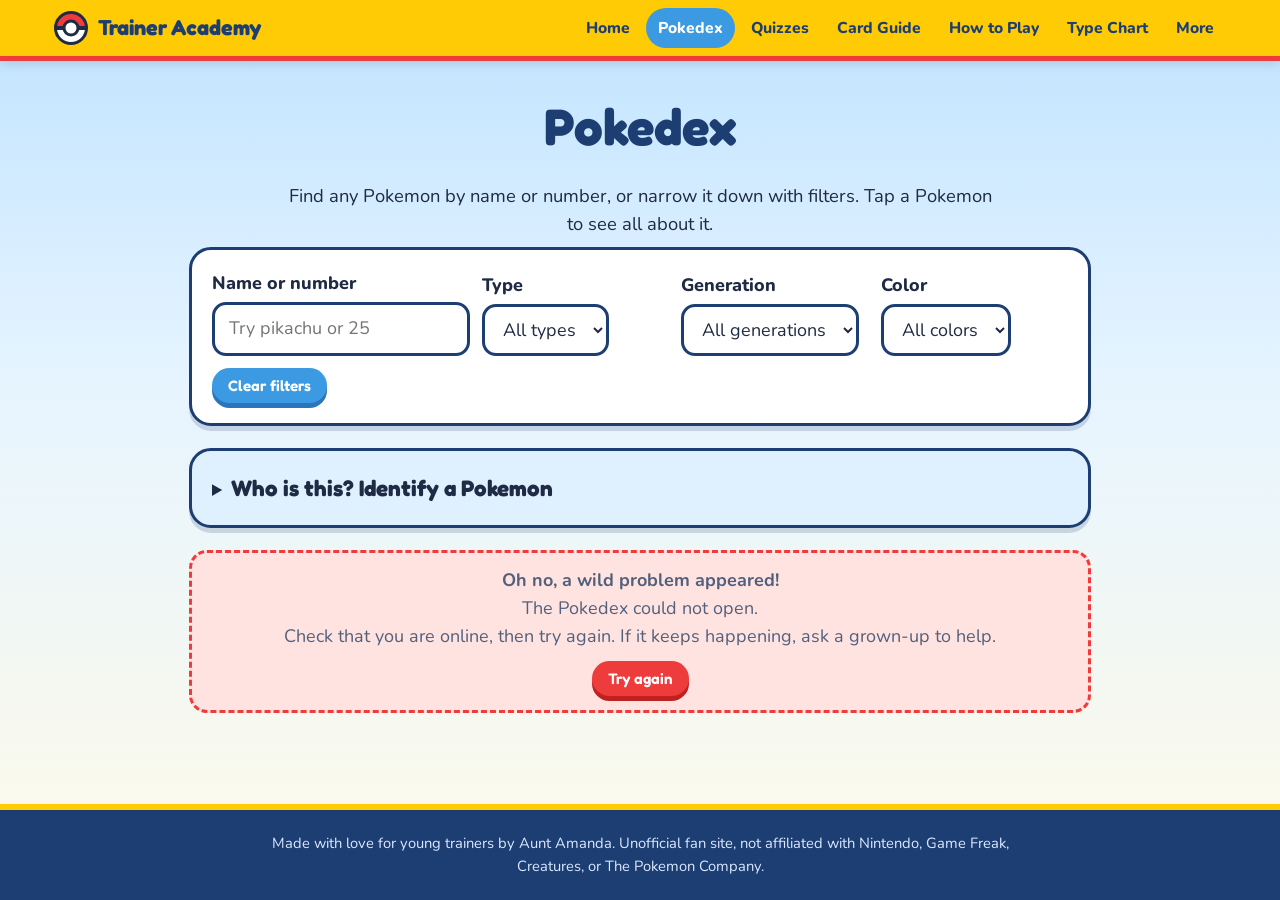
<file: pokedex.html>
<!doctype html>
<html lang="en">
<head>
<meta charset="utf-8">
<meta name="viewport" content="width=device-width, initial-scale=1">
<meta name="description" content="Search and identify Pokemon.">
<title>Pokedex - Trainer Academy</title>
<link rel="stylesheet" href="css/style.css">
</head>
<body>
<div id="site-header"></div>
<main class="wrap" id="main">
<div class="page-title">
  <h1>Pokedex</h1>
  <p>Find any Pokemon by name or number, or narrow it down with filters. Tap a Pokemon to see all about it.</p>
</div>

<section class="card">
  <div class="row">
    <div><label for="q">Name or number</label><input type="search" id="q" placeholder="Try pikachu or 25" autocomplete="off"></div>
    <div><label for="ftype">Type</label><select id="ftype"><option value="">All types</option></select></div>
    <div><label for="fgen">Generation</label><select id="fgen"><option value="">All generations</option></select></div>
    <div><label for="fcolor">Color</label><select id="fcolor"><option value="">All colors</option></select></div>
    <button class="btn sm" id="clear" type="button">Clear filters</button>
  </div>
</section>

<details class="card blue" id="helper">
  <summary><b style="font-family:Fredoka;font-size:1.4rem">Who is this? Identify a Pokemon</b></summary>
  <p style="margin-top:10px">Saw a Pokemon but forgot its name? Pick the clues you remember. You can skip any question.</p>
  <div id="clues"></div>
  <button class="btn red" id="findBtn" type="button">Show me who it could be</button>
  <button class="btn sm yellow" id="resetClues" type="button">Start over</button>
  <div id="helperOut" aria-live="polite"></div>
</details>

<div id="status" class="muted center" aria-live="polite"></div>
<div id="grid" class="pk-grid"></div>
<div class="center" style="margin-top:18px"><button class="btn" id="more" type="button" hidden>Show more Pokemon</button></div>

<div class="modal hidden" id="modal" role="dialog" aria-modal="true" aria-label="Pokemon details">
  <div class="modal-box"><button class="modal-close" id="closeModal" type="button">Close</button><div id="detail"></div></div>
</div>
</main>
<div id="site-footer"></div>
<script src="js/common.js"></script>
<script src="js/pokedex.js"></script>
</body>
</html>
</file>
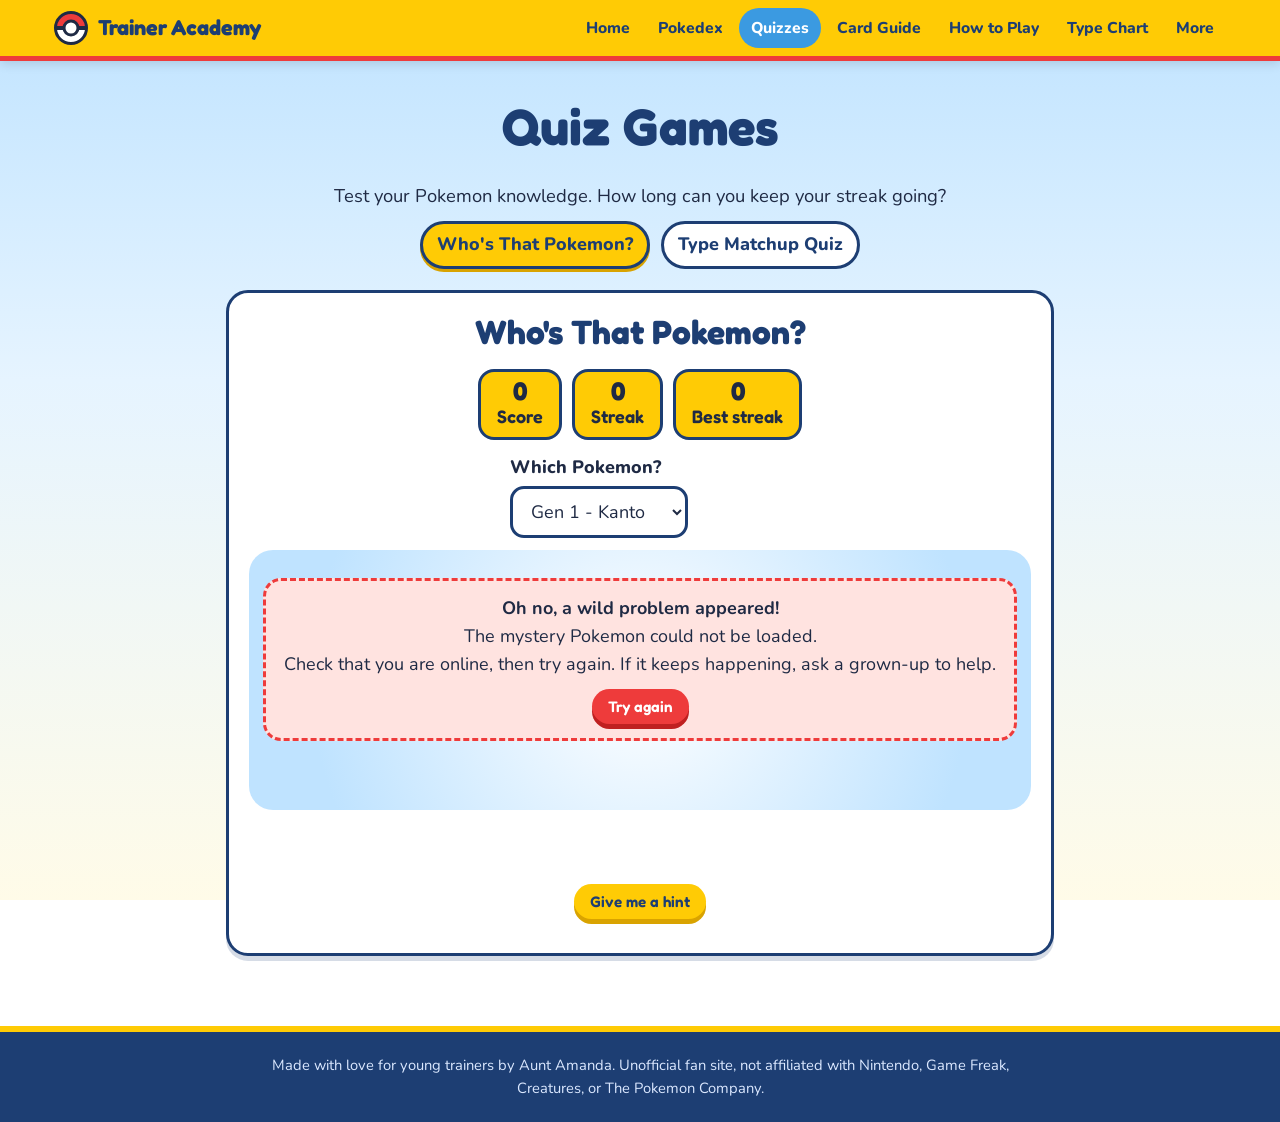
<file: quiz.html>
<!doctype html>
<html lang="en">
<head>
<meta charset="utf-8">
<meta name="viewport" content="width=device-width, initial-scale=1">
<meta name="description" content="Pokemon quiz games.">
<title>Quiz Games - Trainer Academy</title>
<link rel="stylesheet" href="css/style.css">
</head>
<body>
<div id="site-header"></div>
<main class="wrap" id="main">
<div class="page-title"><h1>Quiz Games</h1><p>Test your Pokemon knowledge. How long can you keep your streak going?</p></div>
<div class="center no-print" style="margin-bottom:18px">
  <button class="chip on" id="tabSil" type="button">Who's That Pokemon?</button>
  <button class="chip" id="tabType" type="button">Type Matchup Quiz</button>
</div>

<section id="silGame" class="card">
  <h2 class="center">Who's That Pokemon?</h2>
  <div class="score-bar"><div><b id="sScore">0</b>Score</div><div><b id="sStreak">0</b>Streak</div><div><b id="sBest">0</b>Best streak</div></div>
  <div class="row" style="justify-content:center;margin-bottom:12px"><div style="max-width:260px"><label for="sRange">Which Pokemon?</label><select id="sRange"></select></div></div>
  <div class="sil" id="silBox"></div>
  <div class="feedback" id="sFeed" aria-live="polite"></div>
  <div class="opts" id="sOpts"></div>
  <div class="center"><button class="btn sm yellow" id="sHint" type="button">Give me a hint</button> <button class="btn" id="sNext" type="button" hidden>Next Pokemon</button></div>
  <p class="center small muted" id="sHintText"></p>
</section>

<section id="typeGame" class="card hidden">
  <h2 class="center">Type Matchup Quiz</h2>
  <div class="score-bar"><div><b id="tScore">0</b>Score</div><div><b id="tStreak">0</b>Streak</div><div><b id="tBest">0</b>Best streak</div></div>
  <div id="tBody"></div>
</section>
</main>
<div id="site-footer"></div>
<script src="js/common.js"></script>
<script src="js/quiz.js"></script>
</body>
</html>
</file>
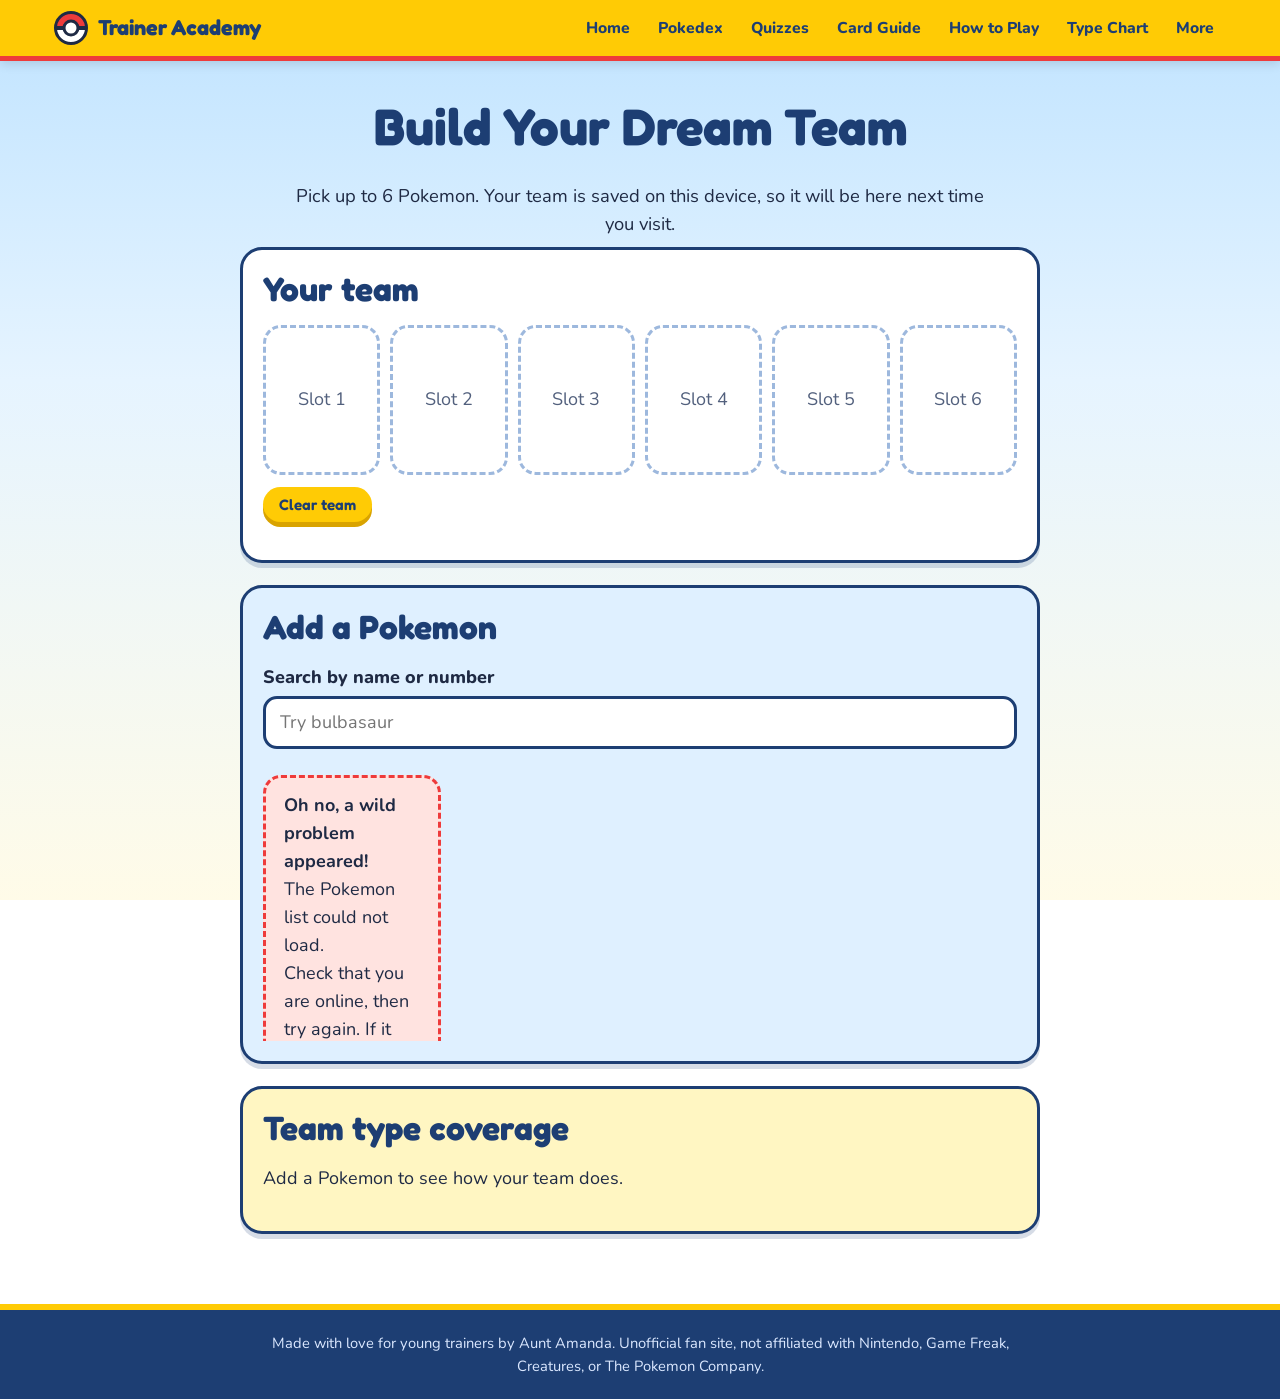
<file: team.html>
<!doctype html>
<html lang="en">
<head>
<meta charset="utf-8">
<meta name="viewport" content="width=device-width, initial-scale=1">
<meta name="description" content="Build a dream team of six Pokemon.">
<title>Dream Team - Trainer Academy</title>
<link rel="stylesheet" href="css/style.css">
</head>
<body>
<div id="site-header"></div>
<main class="wrap" id="main">
<div class="page-title"><h1>Build Your Dream Team</h1><p>Pick up to 6 Pokemon. Your team is saved on this device, so it will be here next time you visit.</p></div>
<section class="card"><h2>Your team</h2><div class="slots" id="slots"></div><p style="margin-top:12px"><button class="btn sm yellow" id="clearTeam" type="button">Clear team</button></p></section>
<section class="card blue"><h2>Add a Pokemon</h2>
  <label for="tq">Search by name or number</label><input type="search" id="tq" placeholder="Try bulbasaur" autocomplete="off" style="width:100%">
  <div id="tres" class="pk-grid list-box" style="margin-top:12px"></div>
</section>
<section class="card yellow"><h2>Team type coverage</h2><div id="cov" aria-live="polite"><p>Add a Pokemon to see how your team does.</p></div></section>
</main>
<div id="site-footer"></div>
<script src="js/common.js"></script>
<script src="js/team.js"></script>
</body>
</html>
</file>
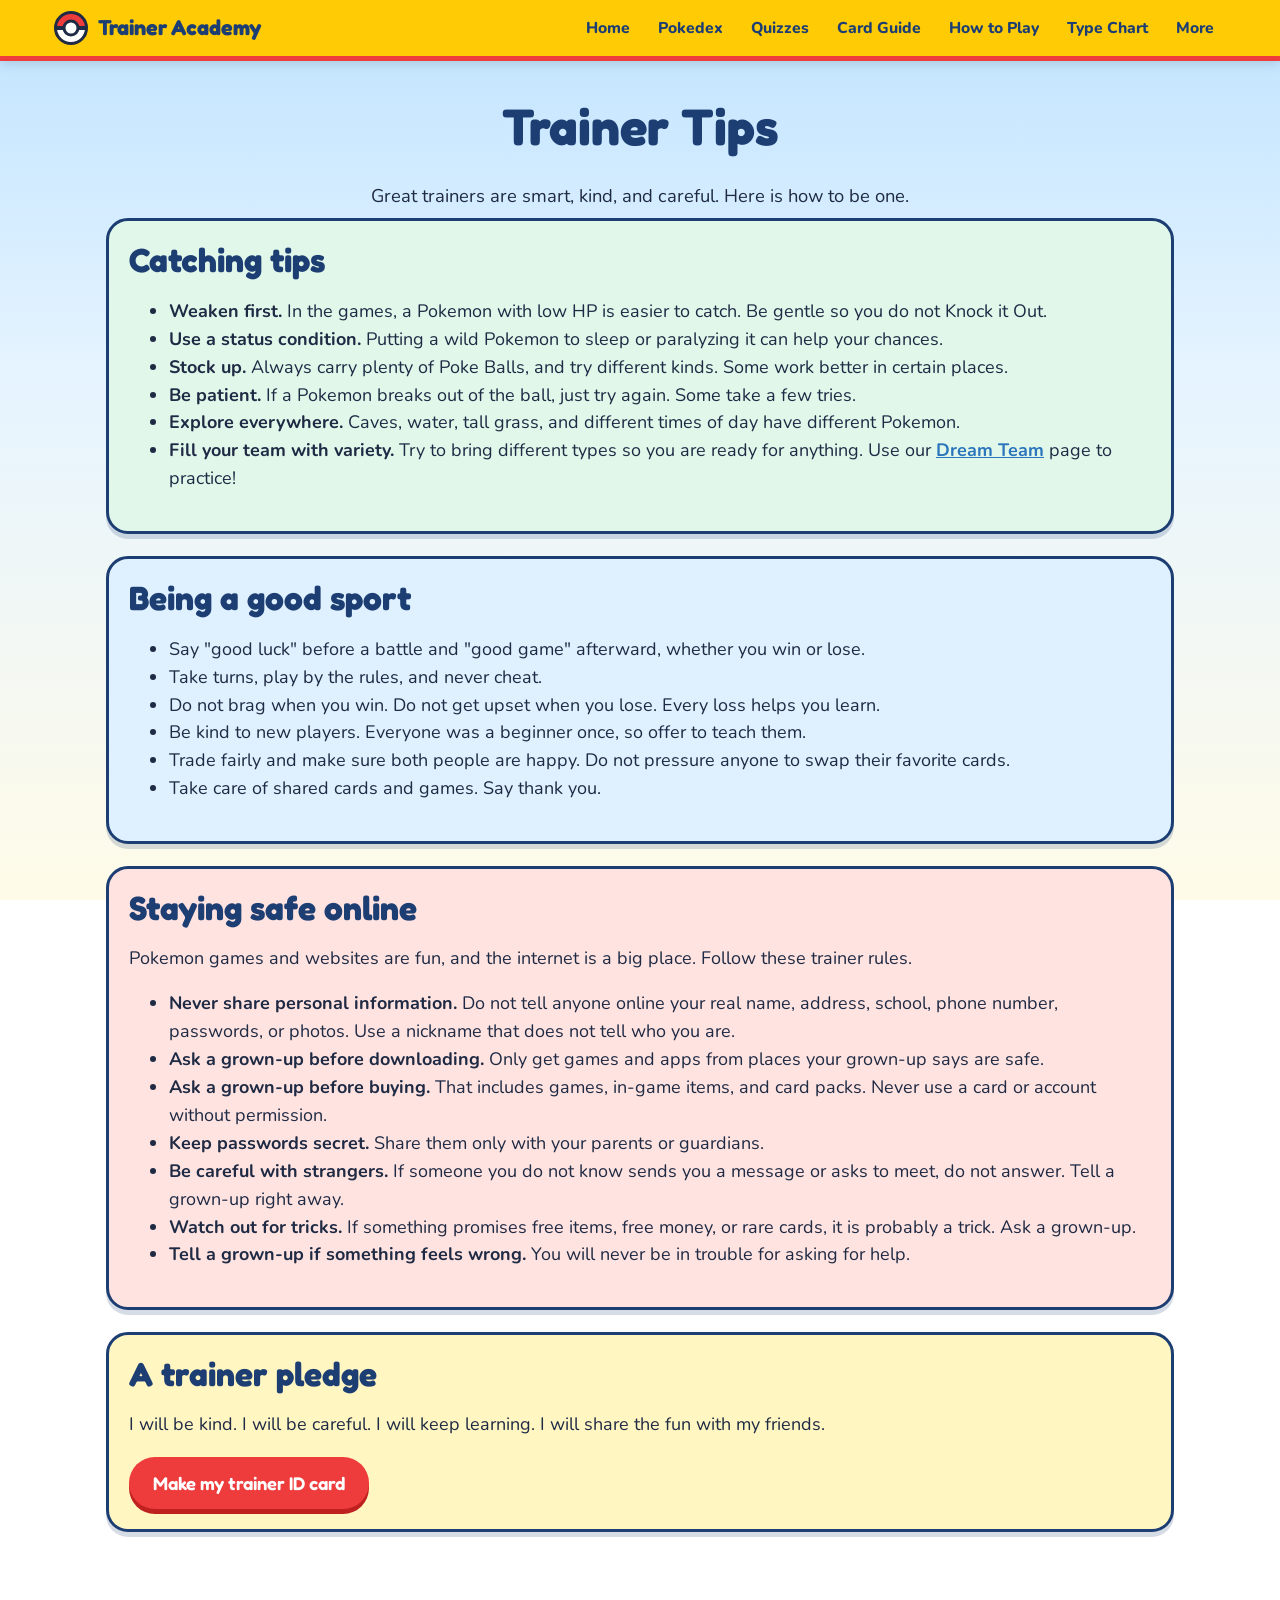
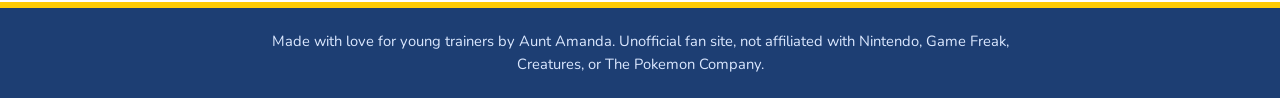
<file: tips.html>
<!doctype html>
<html lang="en">
<head>
<meta charset="utf-8">
<meta name="viewport" content="width=device-width, initial-scale=1">
<meta name="description" content="Tips for catching, sportsmanship, and online safety.">
<title>Trainer Tips - Trainer Academy</title>
<link rel="stylesheet" href="css/style.css">
</head>
<body>
<div id="site-header"></div>
<main class="wrap" id="main">
<div class="page-title"><h1>Trainer Tips</h1><p>Great trainers are smart, kind, and careful. Here is how to be one.</p></div>
<section class="card green"><h2>Catching tips</h2>
<ul>
<li><b>Weaken first.</b> In the games, a Pokemon with low HP is easier to catch. Be gentle so you do not Knock it Out.</li>
<li><b>Use a status condition.</b> Putting a wild Pokemon to sleep or paralyzing it can help your chances.</li>
<li><b>Stock up.</b> Always carry plenty of Poke Balls, and try different kinds. Some work better in certain places.</li>
<li><b>Be patient.</b> If a Pokemon breaks out of the ball, just try again. Some take a few tries.</li>
<li><b>Explore everywhere.</b> Caves, water, tall grass, and different times of day have different Pokemon.</li>
<li><b>Fill your team with variety.</b> Try to bring different types so you are ready for anything. Use our <a href="team.html">Dream Team</a> page to practice!</li>
</ul></section>
<section class="card blue"><h2>Being a good sport</h2>
<ul>
<li>Say "good luck" before a battle and "good game" afterward, whether you win or lose.</li>
<li>Take turns, play by the rules, and never cheat.</li>
<li>Do not brag when you win. Do not get upset when you lose. Every loss helps you learn.</li>
<li>Be kind to new players. Everyone was a beginner once, so offer to teach them.</li>
<li>Trade fairly and make sure both people are happy. Do not pressure anyone to swap their favorite cards.</li>
<li>Take care of shared cards and games. Say thank you.</li>
</ul></section>
<section class="card red"><h2>Staying safe online</h2>
<p>Pokemon games and websites are fun, and the internet is a big place. Follow these trainer rules.</p>
<ul>
<li><b>Never share personal information.</b> Do not tell anyone online your real name, address, school, phone number, passwords, or photos. Use a nickname that does not tell who you are.</li>
<li><b>Ask a grown-up before downloading.</b> Only get games and apps from places your grown-up says are safe.</li>
<li><b>Ask a grown-up before buying.</b> That includes games, in-game items, and card packs. Never use a card or account without permission.</li>
<li><b>Keep passwords secret.</b> Share them only with your parents or guardians.</li>
<li><b>Be careful with strangers.</b> If someone you do not know sends you a message or asks to meet, do not answer. Tell a grown-up right away.</li>
<li><b>Watch out for tricks.</b> If something promises free items, free money, or rare cards, it is probably a trick. Ask a grown-up.</li>
<li><b>Tell a grown-up if something feels wrong.</b> You will never be in trouble for asking for help.</li>
</ul></section>
<section class="card yellow"><h2>A trainer pledge</h2><p>I will be kind. I will be careful. I will keep learning. I will share the fun with my friends.</p><a class="btn red" href="trainer-card.html">Make my trainer ID card</a></section>
</main>
<div id="site-footer"></div>
<script src="js/common.js"></script>

</body>
</html>
</file>
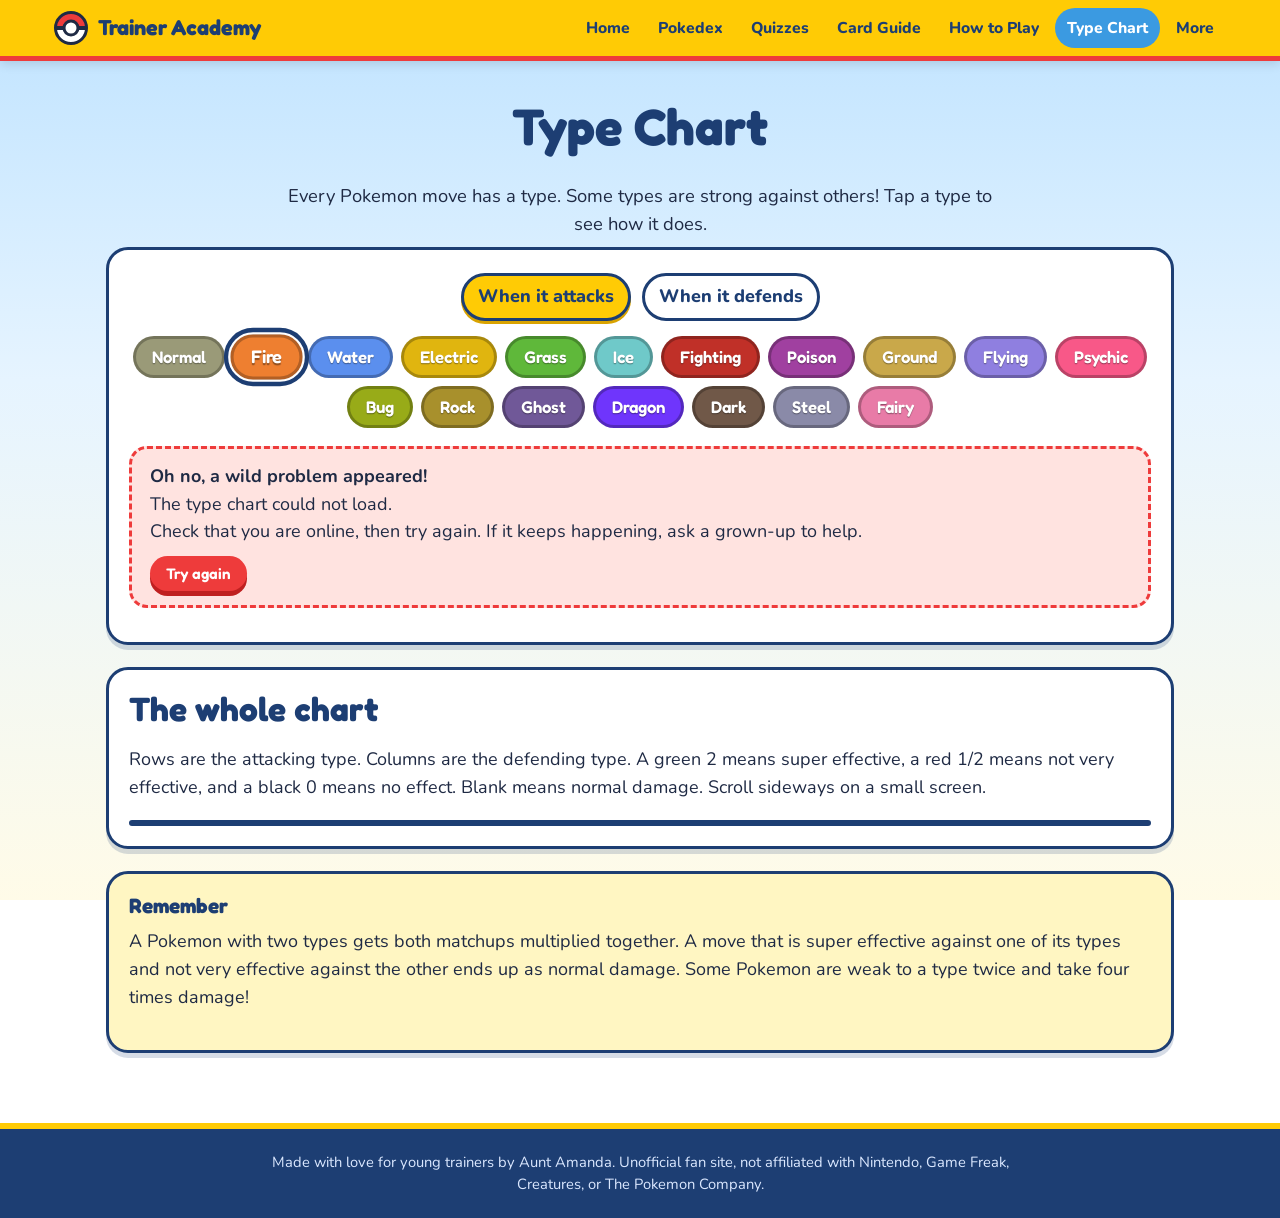
<file: types.html>
<!doctype html>
<html lang="en">
<head>
<meta charset="utf-8">
<meta name="viewport" content="width=device-width, initial-scale=1">
<meta name="description" content="Interactive Pokemon type chart.">
<title>Type Chart - Trainer Academy</title>
<link rel="stylesheet" href="css/style.css">
</head>
<body>
<div id="site-header"></div>
<main class="wrap" id="main">
<div class="page-title"><h1>Type Chart</h1><p>Every Pokemon move has a type. Some types are strong against others! Tap a type to see how it does.</p></div>
<section class="card">
  <div class="center no-print" style="margin-bottom:12px">
    <button class="chip on" id="modeAtt" type="button">When it attacks</button>
    <button class="chip" id="modeDef" type="button">When it defends</button>
  </div>
  <div class="type-buttons" id="typeBtns"></div>
  <div id="result" aria-live="polite" style="margin-top:18px">Loading the type chart...</div>
</section>
<section class="card">
  <h2>The whole chart</h2>
  <p>Rows are the attacking type. Columns are the defending type. A green 2 means super effective, a red 1/2 means not very effective, and a black 0 means no effect. Blank means normal damage. Scroll sideways on a small screen.</p>
  <div class="matrix-wrap" id="matrix"></div>
</section>
<section class="card yellow"><h3>Remember</h3><p>A Pokemon with two types gets both matchups multiplied together. A move that is super effective against one of its types and not very effective against the other ends up as normal damage. Some Pokemon are weak to a type twice and take four times damage!</p></section>
</main>
<div id="site-footer"></div>
<script src="js/common.js"></script>
<script src="js/types.js"></script>
</body>
</html>
</file>
<file: css/style.css>
@import url('https://fonts.googleapis.com/css2?family=Fredoka:wght@400;500;600;700&family=Nunito:wght@400;600;700;800&display=swap');

:root {
  --yellow: #ffcb05;
  --yellow-d: #d9a300;
  --blue: #3b9ae1;
  --blue-d: #2a75bb;
  --navy: #1d3e73;
  --red: #ee3b3b;
  --red-d: #bf2020;
  --ink: #1f2a44;
  --sky: #e6f4ff;
  --green: #3bb273;
  --radius: 22px;
  --shadow: 0 5px 0 rgba(29, 62, 115, 0.18);
}

* { box-sizing: border-box; }
html { scroll-behavior: smooth; }
body {
  margin: 0;
  font-family: 'Nunito', system-ui, sans-serif;
  font-size: 18px;
  line-height: 1.55;
  color: var(--ink);
  background: linear-gradient(180deg, #bfe3ff 0, #e6f4ff 380px, #fffbe8 100%) fixed;
  min-height: 100vh;
  display: flex;
  flex-direction: column;
}
main { flex: 1; }
h1, h2, h3, h4 { font-family: 'Fredoka', 'Nunito', sans-serif; line-height: 1.15; margin: 0 0 .5em; color: var(--navy); }
h1 { font-size: clamp(2rem, 6vw, 3.2rem); }
h2 { font-size: clamp(1.5rem, 4vw, 2.1rem); }
h3 { font-size: 1.3rem; }
p { margin: 0 0 1em; }
a { color: var(--blue-d); font-weight: 700; }
img { max-width: 100%; }
.wrap { max-width: 1100px; margin: 0 auto; padding: 24px 16px 48px; }
.center { text-align: center; }
.muted { color: #52607d; }
.small { font-size: .9rem; }
.hidden { display: none !important; }
.sr { position: absolute; width: 1px; height: 1px; overflow: hidden; clip: rect(0 0 0 0); }

/* header */
.site-header { position: sticky; top: 0; z-index: 50; background: var(--yellow); border-bottom: 5px solid var(--red); box-shadow: 0 3px 10px rgba(0,0,0,.12); }
.nav-in { max-width: 1200px; margin: 0 auto; padding: 8px 14px; display: flex; align-items: center; gap: 14px; }
.brand { display: flex; align-items: center; gap: 10px; text-decoration: none; font-family: 'Fredoka', sans-serif; font-weight: 700; font-size: 1.35rem; color: var(--navy); white-space: nowrap; }
.ball { width: 34px; height: 34px; border-radius: 50%; border: 3px solid var(--ink); position: relative; background: linear-gradient(var(--red) 0 44%, var(--ink) 44% 56%, #fff 56%); flex: none; }
.ball::after { content: ''; position: absolute; left: 50%; top: 50%; width: 11px; height: 11px; border-radius: 50%; background: #fff; border: 3px solid var(--ink); transform: translate(-50%, -50%); }
.nav-links { display: flex; align-items: center; gap: 4px; margin-left: auto; list-style: none; padding: 0; margin-top: 0; margin-bottom: 0; }
.nav-links a, .more-btn { display: block; padding: 8px 12px; border-radius: 999px; text-decoration: none; color: var(--navy); font-weight: 800; font-size: .98rem; background: none; border: 0; cursor: pointer; font-family: inherit; }
.nav-links a:hover, .more-btn:hover { background: rgba(255,255,255,.6); }
.nav-links a.active { background: var(--blue); color: #fff; }
.has-more { position: relative; }
.more-menu { display: none; position: absolute; right: 0; top: 100%; background: #fff; border: 3px solid var(--navy); border-radius: 16px; padding: 6px; list-style: none; margin: 6px 0 0; min-width: 190px; box-shadow: var(--shadow); }
.has-more.open .more-menu { display: block; }
.menu-btn { display: none; margin-left: auto; background: var(--red); color: #fff; border: 0; border-radius: 14px; padding: 8px 14px; font-family: 'Fredoka'; font-size: 1.05rem; font-weight: 600; cursor: pointer; box-shadow: 0 3px 0 var(--red-d); }
@media (max-width: 960px) {
  .menu-btn { display: block; }
  .nav-links { display: none; position: absolute; left: 0; right: 0; top: 100%; background: var(--yellow); flex-direction: column; align-items: stretch; padding: 10px 14px 16px; border-bottom: 5px solid var(--red); max-height: calc(100vh - 70px); overflow: auto; margin: 0; }
  .nav-links.open { display: flex; }
  .nav-links a, .more-btn { padding: 12px 14px; font-size: 1.1rem; }
  .more-btn { display: none; }
  .more-menu { display: block; position: static; border: 0; box-shadow: none; background: none; padding: 0; margin: 0; }
  .site-header { position: sticky; }
}

/* footer */
.site-footer { background: var(--navy); color: #dbe8ff; text-align: center; padding: 22px 16px; font-size: .92rem; border-top: 6px solid var(--yellow); }
.site-footer p { max-width: 760px; margin: 0 auto; }

/* generic blocks */
.card { background: #fff; border: 3px solid var(--navy); border-radius: var(--radius); padding: 20px; box-shadow: var(--shadow); margin-bottom: 22px; }
.card.yellow { background: #fff6c2; }
.card.blue { background: #dff0ff; }
.card.red { background: #ffe3e0; }
.card.green { background: #e1f7ea; }
.grid { display: grid; gap: 18px; }
.g2 { grid-template-columns: repeat(2, 1fr); }
.g3 { grid-template-columns: repeat(3, 1fr); }
.g4 { grid-template-columns: repeat(4, 1fr); }
@media (max-width: 800px) { .g3, .g4 { grid-template-columns: repeat(2, 1fr); } }
@media (max-width: 560px) { .g2, .g3, .g4 { grid-template-columns: 1fr; } .grid.keep2 { grid-template-columns: repeat(2, 1fr); } }
.page-title { text-align: center; padding: 12px 0 8px; }
.page-title p { font-size: 1.15rem; max-width: 720px; margin: 0 auto; }

.btn { display: inline-block; font-family: 'Fredoka', sans-serif; font-weight: 600; font-size: 1.15rem; text-decoration: none; border: 0; cursor: pointer; padding: 12px 24px; border-radius: 999px; color: #fff; background: var(--blue); box-shadow: 0 5px 0 var(--blue-d); transition: transform .12s, box-shadow .12s; }
.btn:hover { transform: translateY(-2px); box-shadow: 0 7px 0 var(--blue-d); }
.btn:active { transform: translateY(3px); box-shadow: 0 2px 0 var(--blue-d); }
.btn.red { background: var(--red); box-shadow: 0 5px 0 var(--red-d); }
.btn.red:hover { box-shadow: 0 7px 0 var(--red-d); }
.btn.yellow { background: var(--yellow); color: var(--navy); box-shadow: 0 5px 0 var(--yellow-d); }
.btn.green { background: var(--green); box-shadow: 0 5px 0 #26875a; }
.btn.sm { font-size: .95rem; padding: 8px 16px; }
.btn[disabled] { opacity: .5; cursor: not-allowed; }
.big-links { display: grid; grid-template-columns: repeat(auto-fit, minmax(210px, 1fr)); gap: 16px; }
.big-link { display: block; text-decoration: none; background: #fff; border: 3px solid var(--navy); border-radius: var(--radius); padding: 18px; color: var(--ink); box-shadow: var(--shadow); transition: transform .15s; font-weight: 600; }
.big-link:hover { transform: translateY(-4px) rotate(-1deg); }
.big-link b { display: block; font-family: 'Fredoka'; font-size: 1.4rem; color: var(--navy); }
.big-link .dot { display: block; width: 46px; height: 12px; border-radius: 99px; margin-bottom: 10px; }

input[type=text], input[type=number], input[type=search], select, textarea { font: inherit; padding: 10px 14px; border: 3px solid var(--navy); border-radius: 14px; background: #fff; color: var(--ink); max-width: 100%; }
input:focus, select:focus, button:focus-visible, a:focus-visible { outline: 4px solid rgba(238,59,59,.45); outline-offset: 2px; }
label { font-weight: 800; display: block; margin-bottom: 4px; }
.row { display: flex; flex-wrap: wrap; gap: 12px; align-items: end; }
.row > * { flex: 1 1 160px; }
.row > .btn { flex: 0 0 auto; }

.chip { display: inline-block; font: inherit; font-weight: 800; padding: 7px 14px; margin: 3px; border-radius: 999px; border: 3px solid var(--navy); background: #fff; color: var(--navy); cursor: pointer; }
.chip.on { background: var(--yellow); box-shadow: 0 3px 0 var(--yellow-d); }
.badge { display: inline-block; padding: 3px 12px; border-radius: 999px; color: #fff; font-weight: 800; font-size: .85rem; text-transform: capitalize; text-shadow: 0 1px 1px rgba(0,0,0,.35); margin: 2px; border: 2px solid rgba(0,0,0,.2); }
.notice { background: #fff6c2; border: 3px dashed var(--yellow-d); border-radius: 18px; padding: 14px 18px; margin: 14px 0; }
.notice.err { background: #ffe3e0; border-color: var(--red); }
.spinner { width: 42px; height: 42px; margin: 18px auto; border-radius: 50%; border: 6px solid #fff; border-top-color: var(--red); border-bottom-color: var(--blue); animation: spin 1s linear infinite; }
@keyframes spin { to { transform: rotate(360deg); } }
.bounce { animation: bounce 2.4s ease-in-out infinite; }
@keyframes bounce { 0%, 100% { transform: translateY(0); } 50% { transform: translateY(-10px); } }
@media (prefers-reduced-motion: reduce) { * { animation: none !important; transition: none !important; } html { scroll-behavior: auto; } }

/* hero */
.hero { display: grid; grid-template-columns: 1.3fr 1fr; gap: 20px; align-items: center; padding: 20px 0; }
.hero .art { text-align: center; }
.hero .art img { width: min(100%, 320px); filter: drop-shadow(0 10px 8px rgba(0,0,0,.2)); }
@media (max-width: 760px) { .hero { grid-template-columns: 1fr; text-align: center; } }
.sunburst { background: radial-gradient(circle at 50% 40%, #fff6b0 0, #ffe36b 40%, transparent 70%); border-radius: 50%; }

/* pokemon cards */
.pk-grid { display: grid; grid-template-columns: repeat(auto-fill, minmax(150px, 1fr)); gap: 14px; }
.pk { background: #fff; border: 3px solid var(--navy); border-radius: 20px; padding: 10px 8px 12px; text-align: center; cursor: pointer; font: inherit; color: var(--ink); box-shadow: 0 4px 0 rgba(29,62,115,.18); transition: transform .12s; }
.pk:hover { transform: translateY(-4px) scale(1.02); }
.pk img { width: 110px; height: 110px; object-fit: contain; }
.pk .num { font-size: .8rem; color: #52607d; font-weight: 800; display: block; }
.pk .nm { font-family: 'Fredoka'; font-weight: 600; font-size: 1.05rem; display: block; text-transform: capitalize; }
@media (max-width: 420px) { .pk-grid { grid-template-columns: repeat(2, 1fr); } .pk img { width: 90px; height: 90px; } }

/* modal */
.modal { position: fixed; inset: 0; z-index: 100; background: rgba(20,35,70,.65); overflow-y: auto; padding: 16px; }
.modal-box { background: #fff; border: 4px solid var(--navy); border-radius: 28px; max-width: 760px; margin: 20px auto; padding: 22px; position: relative; }
.modal-close { position: sticky; float: right; top: 0; background: var(--red); color: #fff; border: 0; border-radius: 999px; padding: 8px 18px; font-family: 'Fredoka'; font-size: 1rem; cursor: pointer; box-shadow: 0 3px 0 var(--red-d); }
.detail-top { display: grid; grid-template-columns: 240px 1fr; gap: 18px; align-items: center; }
.detail-top .artbox { background: radial-gradient(circle, #fff6b0, #bfe3ff); border-radius: 24px; padding: 10px; text-align: center; }
.detail-top img { width: 100%; max-width: 220px; }
@media (max-width: 600px) { .detail-top { grid-template-columns: 1fr; } }
.stat { display: grid; grid-template-columns: 78px 38px 1fr; gap: 8px; align-items: center; margin: 5px 0; font-weight: 800; font-size: .95rem; }
.bar { background: #e7edf7; border-radius: 99px; height: 14px; overflow: hidden; }
.bar i { display: block; height: 100%; border-radius: 99px; }
.evo { display: flex; flex-wrap: wrap; align-items: center; gap: 8px; }
.evo-node { display: flex; align-items: center; gap: 8px; flex-wrap: wrap; }
.evo-kids { display: flex; flex-direction: column; gap: 6px; }
.evo-kid { display: flex; align-items: center; gap: 6px; flex-wrap: wrap; }
.evo-how { font-size: .78rem; font-weight: 800; color: #52607d; text-align: center; max-width: 90px; }
.evo-arrow { width: 26px; height: 6px; background: var(--navy); border-radius: 4px; position: relative; flex: none; }
.evo-arrow::after { content: ''; position: absolute; right: -2px; top: -6px; border-left: 12px solid var(--navy); border-top: 9px solid transparent; border-bottom: 9px solid transparent; }
.evo-card { border: 3px solid var(--navy); background: #f3f9ff; border-radius: 16px; text-align: center; padding: 4px 8px; cursor: pointer; font: inherit; width: 100px; }
.evo-card.cur { background: var(--yellow); }
.evo-card img { width: 72px; height: 72px; object-fit: contain; }
.evo-card span { display: block; font-weight: 800; font-size: .8rem; text-transform: capitalize; }
.wk { display: inline-block; margin: 3px; }
.wk small { font-weight: 800; margin-left: 2px; }
.flavor { background: #fff6c2; border-radius: 16px; padding: 12px 16px; font-weight: 600; }

/* quiz */
.score-bar { display: flex; flex-wrap: wrap; gap: 10px; justify-content: center; margin-bottom: 14px; }
.score-bar div { background: var(--yellow); border: 3px solid var(--navy); border-radius: 16px; padding: 6px 16px; font-family: 'Fredoka'; font-weight: 600; text-align: center; }
.score-bar b { display: block; font-size: 1.6rem; line-height: 1; }
.sil { text-align: center; min-height: 260px; background: radial-gradient(circle, #fff 0, #bfe3ff 80%); border-radius: 24px; padding: 14px; }
.sil img { width: 240px; height: 240px; object-fit: contain; transition: filter .6s; }
.sil img.dark { filter: brightness(0); }
.opts { display: grid; grid-template-columns: repeat(2, 1fr); gap: 12px; margin: 16px 0; }
@media (max-width: 480px) { .opts { grid-template-columns: 1fr; } }
.opt { font-family: 'Fredoka'; font-size: 1.2rem; font-weight: 600; padding: 14px; border-radius: 18px; border: 3px solid var(--navy); background: #fff; color: var(--navy); cursor: pointer; text-transform: capitalize; }
.opt:hover:not([disabled]) { background: #fff6c2; }
.opt.right { background: var(--green); color: #fff; }
.opt.wrong { background: var(--red); color: #fff; }
.feedback { font-family: 'Fredoka'; font-size: 1.3rem; text-align: center; min-height: 2em; }

/* type chart */
.type-buttons { display: flex; flex-wrap: wrap; gap: 8px; justify-content: center; }
.type-btn { border: 3px solid rgba(0,0,0,.25); border-radius: 999px; color: #fff; font-family: 'Fredoka'; font-weight: 600; font-size: 1.05rem; padding: 8px 16px; cursor: pointer; text-transform: capitalize; text-shadow: 0 1px 1px rgba(0,0,0,.4); }
.type-btn.on { outline: 4px solid var(--navy); outline-offset: 2px; transform: scale(1.08); }
.matrix-wrap { overflow-x: auto; border: 3px solid var(--navy); border-radius: 16px; background: #fff; }
table.matrix { border-collapse: collapse; font-size: .85rem; min-width: 760px; }
.matrix th, .matrix td { padding: 4px; text-align: center; border: 1px solid #dbe4f3; min-width: 38px; }
.matrix th { font-size: .7rem; text-transform: capitalize; color: #fff; }
.matrix .m2 { background: #bff0cf; font-weight: 800; }
.matrix .mh { background: #ffd9d3; font-weight: 800; }
.matrix .m0 { background: #444; color: #fff; font-weight: 800; }

/* TCG card diagram */
.diagram { display: grid; grid-template-columns: 340px 1fr; gap: 30px; align-items: start; }
@media (max-width: 800px) { .diagram { grid-template-columns: 1fr; justify-items: center; } .legend { justify-self: stretch; } }
.tcg-card { position: relative; width: 300px; margin-left: 20px; background: linear-gradient(160deg, #ffe680, #ffcb05); border: 10px solid #e0a800; border-radius: 18px; padding: 8px; font-size: 14px; box-shadow: var(--shadow); color: #222; }
.tcg-card .r { position: relative; display: flex; align-items: center; gap: 6px; padding: 3px 4px; }
.tcg-card .top { justify-content: space-between; }
.tcg-card .nm { font-family: 'Fredoka'; font-weight: 700; font-size: 1.15rem; flex: 1; }
.tcg-card .stage { font-size: .7rem; font-weight: 800; background: #fff8; border-radius: 6px; padding: 1px 6px; }
.tcg-card .art { height: 130px; margin: 4px 0; border: 4px solid #c9c9c9; background: radial-gradient(circle at 50% 60%, #fff59a, #7fc8ff); display: flex; align-items: center; justify-content: center; }
.tcg-card .art .blob { width: 70px; height: 70px; border-radius: 50% 50% 45% 45%; background: var(--yellow); border: 4px solid #222; }
.tcg-card .atk { background: #fffbe0; border-radius: 8px; margin: 4px 0; }
.tcg-card .atk b { flex: 1; }
.tcg-card .desc { font-size: .74rem; font-style: italic; padding: 2px 6px; }
.tcg-card .bot { display: flex; justify-content: space-between; border-top: 2px solid #0002; margin-top: 8px; padding-top: 4px; }
.tcg-card .bot > div { position: relative; text-align: center; flex: 1; font-size: .72rem; font-weight: 800; padding: 3px; }
.tcg-card .foot { position: relative; display: flex; justify-content: space-between; align-items: center; font-size: .72rem; font-weight: 800; padding: 6px 4px 0; }
.mk { position: absolute; left: -28px; top: 50%; transform: translateY(-50%); width: 24px; height: 24px; border-radius: 50%; background: var(--red); color: #fff; font: 700 .8rem 'Fredoka'; display: flex; align-items: center; justify-content: center; border: 2px solid #fff; z-index: 2; }
.mk.in { left: 50%; top: -12px; transform: translateX(-50%); }
.mk.right { left: auto; right: -28px; }
.en { display: inline-block; width: 18px; height: 18px; border-radius: 50%; border: 2px solid #222; vertical-align: middle; }
.en.l { background: #ffd400; }
.en.c { background: #ddd; }
.en.w { background: #3b9ae1; }
.en.f { background: #f0662b; }
.en.g { background: #5cb85c; }
.legend ol { padding-left: 0; list-style: none; margin: 0; counter-reset: lg; }
.legend li { counter-increment: lg; padding: 6px 0 6px 44px; position: relative; }
.legend li::before { content: counter(lg); position: absolute; left: 0; top: 6px; width: 30px; height: 30px; border-radius: 50%; background: var(--red); color: #fff; font: 700 1rem 'Fredoka'; display: flex; align-items: center; justify-content: center; }
.sym { display: inline-block; width: 18px; height: 18px; background: #222; vertical-align: middle; margin-right: 4px; }
.sym.circle { border-radius: 50%; }
.sym.diamond { transform: scale(.8) rotate(45deg); width: 16px; height: 16px; }
.sym.star { clip-path: polygon(50% 0, 62% 36%, 100% 38%, 70% 60%, 80% 100%, 50% 76%, 20% 100%, 30% 60%, 0 38%, 38% 36%); }
.sym.gold { background: #d9a300; }
.sym.silver { background: #8a94a6; }
.card-result { background: #fff; border: 3px solid var(--navy); border-radius: 16px; padding: 8px; text-align: center; font-size: .85rem; }
.card-result img { width: 100%; border-radius: 8px; cursor: zoom-in; background: #eee; min-height: 120px; }
.card-result b { display: block; font-family: 'Fredoka'; }
.card-grid { display: grid; grid-template-columns: repeat(auto-fill, minmax(150px, 1fr)); gap: 12px; }

/* play */
.steps { counter-reset: st; padding: 0; list-style: none; }
.steps > li { counter-increment: st; position: relative; padding: 10px 0 10px 52px; }
.steps > li::before { content: counter(st); position: absolute; left: 0; top: 8px; width: 38px; height: 38px; border-radius: 50%; background: var(--blue); color: #fff; font: 700 1.2rem 'Fredoka'; display: flex; align-items: center; justify-content: center; }
.cond { border-left: 8px solid; padding: 8px 14px; margin: 10px 0; background: #fff; border-radius: 0 14px 14px 0; }
.board { background: #dff0ff; border: 3px solid var(--navy); border-radius: 20px; padding: 12px; }
.zone { background: #fff; border: 3px dashed #9db8dd; border-radius: 14px; padding: 8px; margin: 8px 0; min-height: 62px; }
.zone h4 { margin: 0 0 4px; font-size: .95rem; }
.mini { display: inline-block; background: #fff6c2; border: 2px solid var(--navy); border-radius: 10px; padding: 3px 9px; margin: 2px; font-weight: 800; font-size: .88rem; }
.mini.en2 { background: #ffe680; }
.mini.tr { background: #e1f7ea; }
.mini.ko { background: #ffd9d3; text-decoration: line-through; }
.tut-text { min-height: 7em; }
.deck-bars { display: flex; height: 26px; border-radius: 99px; overflow: hidden; border: 3px solid var(--navy); margin: 10px 0; }
.deck-bars div { transition: width .3s; }
.num-in { width: 90px; }

/* trainer card */
.idcard { width: 420px; max-width: 100%; border: 6px solid var(--navy); border-radius: 22px; background: linear-gradient(135deg, #fff 0 60%, var(--accent, #ffcb05) 60%); padding: 14px; position: relative; overflow: hidden; margin: 0 auto; }
.idcard .hd { background: var(--navy); color: #fff; font-family: 'Fredoka'; font-weight: 700; padding: 6px 12px; border-radius: 12px; display: flex; justify-content: space-between; align-items: center; gap: 8px; }
.idcard .body { display: grid; grid-template-columns: 1fr 140px; gap: 10px; margin-top: 10px; align-items: center; }
.idcard .big { font-family: 'Fredoka'; font-size: 1.8rem; font-weight: 700; line-height: 1.1; word-break: break-word; }
.idcard .f { font-size: .95rem; margin: 3px 0; }
.idcard .f b { color: var(--navy); }
.idcard .pic { width: 140px; height: 140px; border-radius: 16px; background: #fff; border: 4px solid var(--navy); display: flex; align-items: center; justify-content: center; overflow: hidden; }
.idcard .pic img { width: 100%; height: 100%; object-fit: contain; }
.idcard .ft { margin-top: 10px; font-weight: 800; font-size: .8rem; color: var(--navy); display: flex; justify-content: space-between; }
@media (max-width: 440px) { .idcard .body { grid-template-columns: 1fr; } .idcard .pic { margin: 0 auto; } }

/* team */
.slots { display: grid; grid-template-columns: repeat(6, 1fr); gap: 10px; }
@media (max-width: 800px) { .slots { grid-template-columns: repeat(3, 1fr); } }
.slot { background: #fff; border: 3px dashed #9db8dd; border-radius: 18px; min-height: 150px; text-align: center; padding: 6px; display: flex; flex-direction: column; align-items: center; justify-content: center; }
.slot.full { border-style: solid; border-color: var(--navy); }
.slot img { width: 84px; height: 84px; object-fit: contain; }
.slot .nm { font-weight: 800; text-transform: capitalize; font-family: 'Fredoka'; }
.list-box { max-height: 280px; overflow: auto; }
.glossary dt { font-family: 'Fredoka'; font-weight: 600; font-size: 1.2rem; color: var(--red-d); margin-top: 12px; }
.glossary dd { margin: 0 0 6px; }
.region-head { display: flex; align-items: center; justify-content: space-between; flex-wrap: wrap; gap: 8px; }
.tag { display: inline-block; background: var(--yellow); border-radius: 99px; padding: 2px 12px; font-weight: 800; font-size: .85rem; border: 2px solid var(--navy); }
table.plain { border-collapse: collapse; width: 100%; }
table.plain th, table.plain td { border: 2px solid #c9d8ee; padding: 8px 10px; text-align: left; vertical-align: top; }
table.plain th { background: #dff0ff; font-family: 'Fredoka'; }
.tbl-scroll { overflow-x: auto; }

@media print {
  body { background: #fff !important; display: block; }
  .site-header, .site-footer, .no-print, .wrap > *:not(.print-area) { display: none !important; }
  .wrap { padding: 0; max-width: none; }
  .print-area { display: block !important; margin: 0; }
  .idcard { -webkit-print-color-adjust: exact; print-color-adjust: exact; box-shadow: none; margin: 0 auto; }
}
[hidden] { display: none !important; }
</file>
